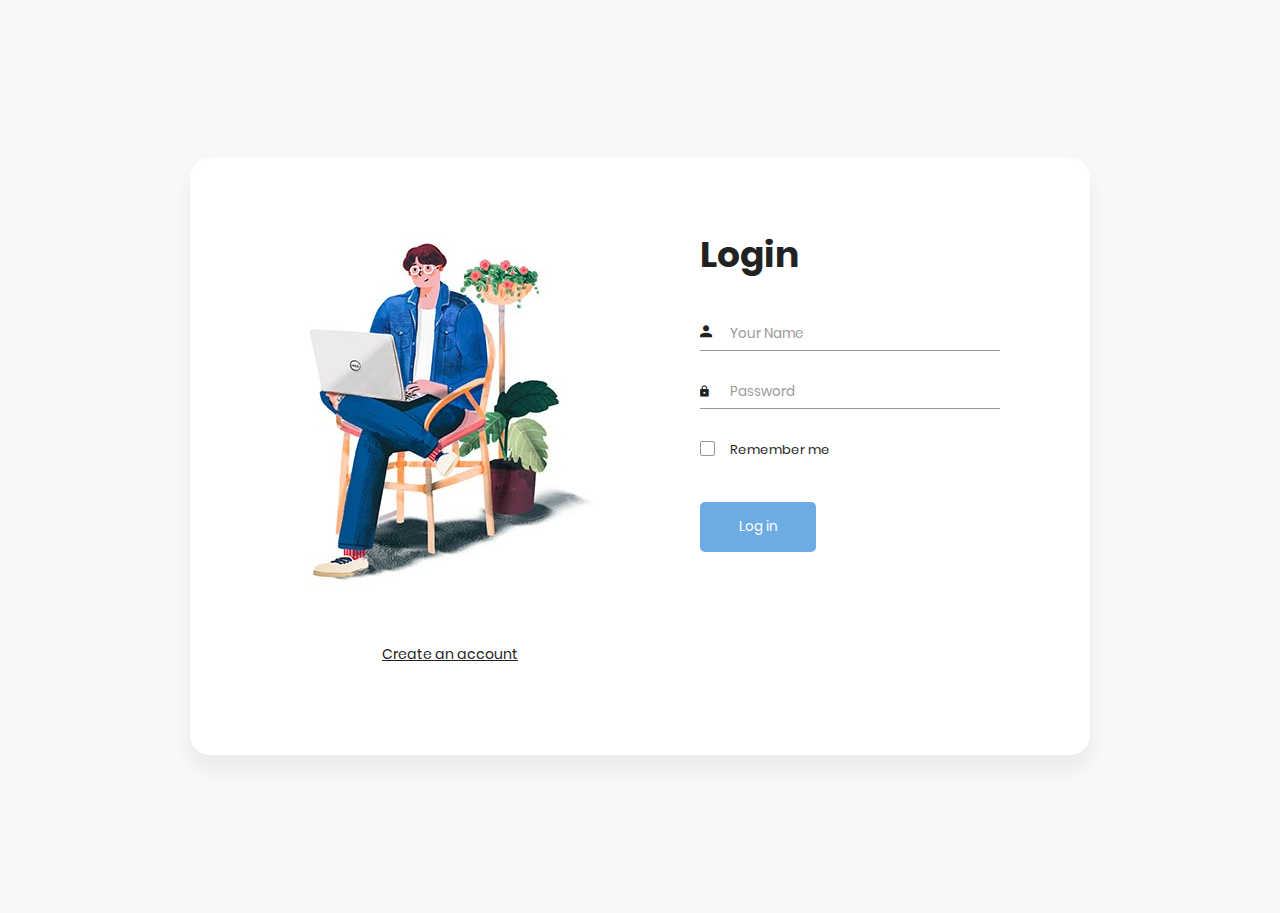
<file: index.html>
<!DOCTYPE html>
<html lang="en">

<head>
    <meta charset="UTF-8">
    <meta name="viewport" content="width=device-width, initial-scale=1.0">
    <meta http-equiv="X-UA-Compatible" content="ie=edge">
    <title>Sign Up Form by Colorlib</title>

    <!-- Font Icon -->
    <link rel="stylesheet" href="fonts/material-icon/css/material-design-iconic-font.min.css">

    <!-- Main css -->
    <link rel="stylesheet" href="css/style.css">
</head>

<body>

    <div class="main">
        <!-- Sing in  Form -->
        <section class="sign-in">
            <div class="container">
                <div class="signin-content">
                    <div class="signin-image">
                        <figure><img src="images/signin-image.jpg" alt="sing up image"></figure>
                        <a href="./register.html" class="signup-image-link">Create an account</a>
                    </div>

                    <div class="signin-form">
                        <h2 class="form-title">Login</h2>
                        <form class="register-form" id="login-form">
                            <div class="form-group">
                                <label for="your_name"><i class="zmdi zmdi-account material-icons-name"></i></label>
                                <input type="text" name="your_name" id="your_name" placeholder="Your Name" />
                            </div>
                            <div class="form-group">
                                <label for="your_pass"><i class="zmdi zmdi-lock"></i></label>
                                <input type="password" name="your_pass" id="your_pass" placeholder="Password" />
                            </div>
                            <div class="form-group">
                                <input type="checkbox" name="remember-me" id="remember-me" class="agree-term" />
                                <label for="remember-me" class="label-agree-term"><span><span></span></span>Remember
                                    me</label>
                            </div>
                            <div class="form-group form-button">
                                <input type="submit" name="signin" id="signin" class="form-submit" value="Log in" />
                            </div>
                        </form>
                    </div>
                </div>
            </div>
        </section>

    </div>

</body>

</html>
</file>
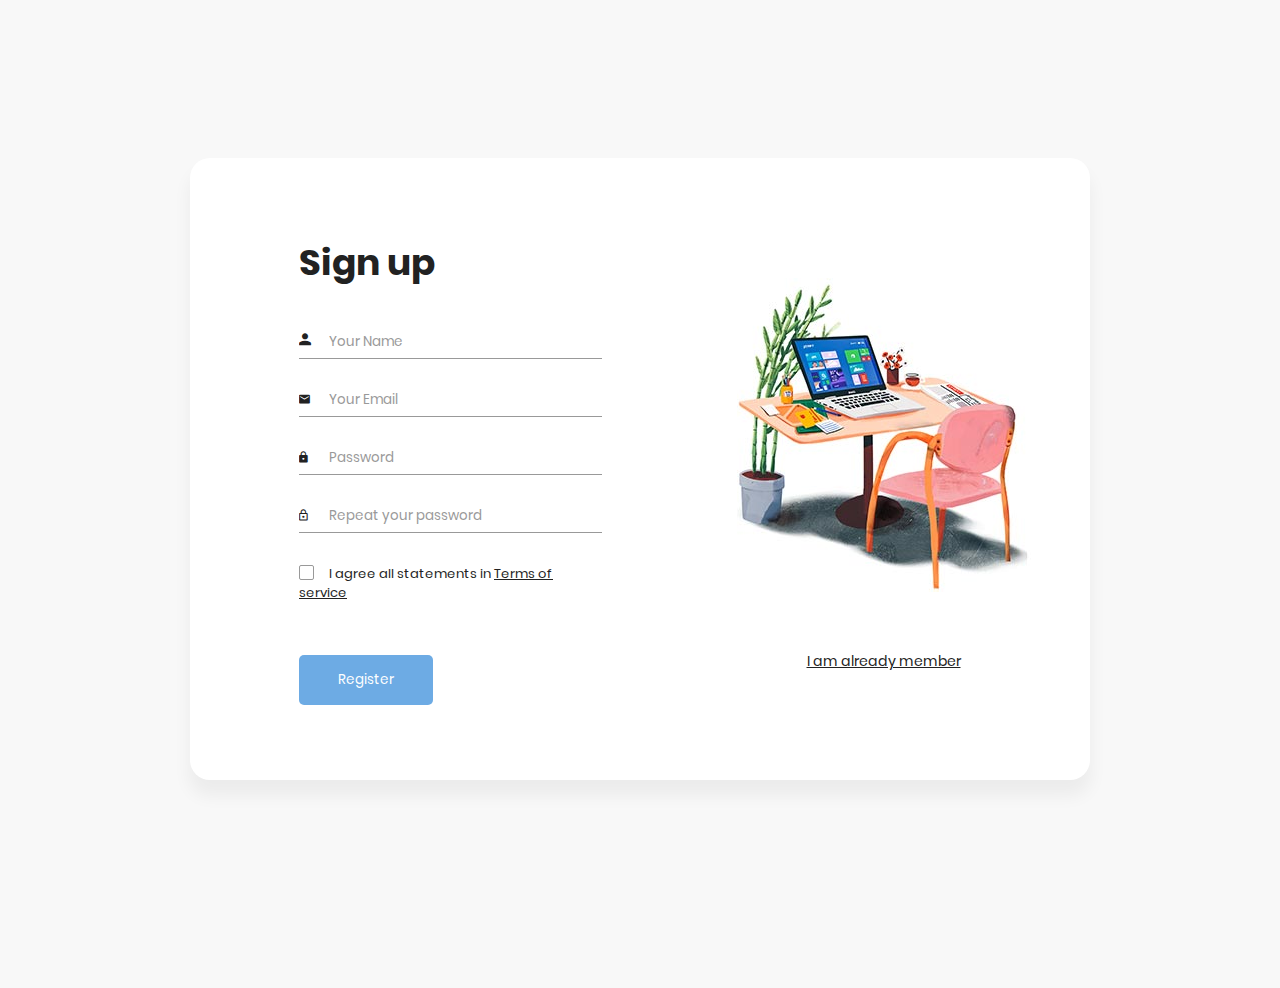
<file: register.html>
<!DOCTYPE html>
<html lang="en">

<head>
  <meta charset="UTF-8">
  <meta name="viewport" content="width=device-width, initial-scale=1.0">
  <meta http-equiv="X-UA-Compatible" content="ie=edge">
  <title>Sign Up Form by Colorlib</title>

  <!-- Font Icon -->
  <link rel="stylesheet" href="fonts/material-icon/css/material-design-iconic-font.min.css">

  <!-- Main css -->
  <link rel="stylesheet" href="css/style.css">
</head>

<body>

  <div class="main">

    <!-- Sign up form -->
    <section class="signup">
      <div class="container">
        <div class="signup-content">
          <div class="signup-form">
            <h2 class="form-title">Sign up</h2>
            <form class="register-form" id="register-form">
              <div class="form-group">
                <label for="name"><i class="zmdi zmdi-account material-icons-name"></i></label>
                <input type="text" name="name" id="name" placeholder="Your Name" />
              </div>
              <div class="form-group">
                <label for="email"><i class="zmdi zmdi-email"></i></label>
                <input type="email" name="email" id="email" placeholder="Your Email" />
              </div>
              <div class="form-group">
                <label for="pass"><i class="zmdi zmdi-lock"></i></label>
                <input type="password" name="pass" id="pass" placeholder="Password" />
              </div>
              <div class="form-group">
                <label for="re-pass"><i class="zmdi zmdi-lock-outline"></i></label>
                <input type="password" name="re_pass" id="re_pass" placeholder="Repeat your password" />
              </div>
              <div class="form-group">
                <input type="checkbox" name="agree-term" id="agree-term" class="agree-term" />
                <label for="agree-term" class="label-agree-term"><span><span></span></span>I agree all statements in <a
                    href="#" class="term-service">Terms of service</a></label>
              </div>
              <div class="form-group form-button">
                <input type="submit" name="signup" id="signup" class="form-submit" value="Register" />
              </div>
            </form>
          </div>
          <div class="signup-image">
            <figure><img src="images/signup-image.jpg" alt="sign-up image"></figure>
            <a href="./index.html" class="signup-image-link">I am already member</a>
          </div>
        </div>
      </div>
    </section>

  </div>
</body>

</html>
</file>
<file: css/style.css>
/* @extend display-flex; */
display-flex,
.display-flex,
.display-flex-center,
.signup-content,
.signin-content,
.social-login,
.socials {
  display: flex;
  display: -webkit-flex;
}

/* @extend list-type-ulli; */
list-type-ulli,
.socials {
  list-style-type: none;
  margin: 0;
  padding: 0;
}

/* poppins-300 - latin */
@font-face {
  font-family: 'Poppins';
  font-style: normal;
  font-weight: 300;
  src: url("../fonts/poppins/poppins-v5-latin-300.eot");
  /* IE9 Compat Modes */
  src: local("Poppins Light"), local("Poppins-Light"), url("../fonts/poppins/poppins-v5-latin-300.eot?#iefix") format("embedded-opentype"), url("../fonts/poppins/poppins-v5-latin-300.woff2") format("woff2"), url("../fonts/poppins/poppins-v5-latin-300.woff") format("woff"), url("../fonts/poppins/poppins-v5-latin-300.ttf") format("truetype"), url("../fonts/poppins/poppins-v5-latin-300.svg#Poppins") format("svg");
  /* Legacy iOS */
}

/* poppins-300italic - latin */
@font-face {
  font-family: 'Poppins';
  font-style: italic;
  font-weight: 300;
  src: url("../fonts/poppins/poppins-v5-latin-300italic.eot");
  /* IE9 Compat Modes */
  src: local("Poppins Light Italic"), local("Poppins-LightItalic"), url("../fonts/poppins/poppins-v5-latin-300italic.eot?#iefix") format("embedded-opentype"), url("../fonts/poppins/poppins-v5-latin-300italic.woff2") format("woff2"), url("../fonts/poppins/poppins-v5-latin-300italic.woff") format("woff"), url("../fonts/poppins/poppins-v5-latin-300italic.ttf") format("truetype"), url("../fonts/poppins/poppins-v5-latin-300italic.svg#Poppins") format("svg");
  /* Legacy iOS */
}

/* poppins-regular - latin */
@font-face {
  font-family: 'Poppins';
  font-style: normal;
  font-weight: 400;
  src: url("../fonts/poppins/poppins-v5-latin-regular.eot");
  /* IE9 Compat Modes */
  src: local("Poppins Regular"), local("Poppins-Regular"), url("../fonts/poppins/poppins-v5-latin-regular.eot?#iefix") format("embedded-opentype"), url("../fonts/poppins/poppins-v5-latin-regular.woff2") format("woff2"), url("../fonts/poppins/poppins-v5-latin-regular.woff") format("woff"), url("../fonts/poppins/poppins-v5-latin-regular.ttf") format("truetype"), url("../fonts/poppins/poppins-v5-latin-regular.svg#Poppins") format("svg");
  /* Legacy iOS */
}

/* poppins-italic - latin */
@font-face {
  font-family: 'Poppins';
  font-style: italic;
  font-weight: 400;
  src: url("../fonts/poppins/poppins-v5-latin-italic.eot");
  /* IE9 Compat Modes */
  src: local("Poppins Italic"), local("Poppins-Italic"), url("../fonts/poppins/poppins-v5-latin-italic.eot?#iefix") format("embedded-opentype"), url("../fonts/poppins/poppins-v5-latin-italic.woff2") format("woff2"), url("../fonts/poppins/poppins-v5-latin-italic.woff") format("woff"), url("../fonts/poppins/poppins-v5-latin-italic.ttf") format("truetype"), url("../fonts/poppins/poppins-v5-latin-italic.svg#Poppins") format("svg");
  /* Legacy iOS */
}

/* poppins-500 - latin */
@font-face {
  font-family: 'Poppins';
  font-style: normal;
  font-weight: 500;
  src: url("../fonts/poppins/poppins-v5-latin-500.eot");
  /* IE9 Compat Modes */
  src: local("Poppins Medium"), local("Poppins-Medium"), url("../fonts/poppins/poppins-v5-latin-500.eot?#iefix") format("embedded-opentype"), url("../fonts/poppins/poppins-v5-latin-500.woff2") format("woff2"), url("../fonts/poppins/poppins-v5-latin-500.woff") format("woff"), url("../fonts/poppins/poppins-v5-latin-500.ttf") format("truetype"), url("../fonts/poppins/poppins-v5-latin-500.svg#Poppins") format("svg");
  /* Legacy iOS */
}

/* poppins-500italic - latin */
@font-face {
  font-family: 'Poppins';
  font-style: italic;
  font-weight: 500;
  src: url("../fonts/poppins/poppins-v5-latin-500italic.eot");
  /* IE9 Compat Modes */
  src: local("Poppins Medium Italic"), local("Poppins-MediumItalic"), url("../fonts/poppins/poppins-v5-latin-500italic.eot?#iefix") format("embedded-opentype"), url("../fonts/poppins/poppins-v5-latin-500italic.woff2") format("woff2"), url("../fonts/poppins/poppins-v5-latin-500italic.woff") format("woff"), url("../fonts/poppins/poppins-v5-latin-500italic.ttf") format("truetype"), url("../fonts/poppins/poppins-v5-latin-500italic.svg#Poppins") format("svg");
  /* Legacy iOS */
}

/* poppins-600 - latin */
@font-face {
  font-family: 'Poppins';
  font-style: normal;
  font-weight: 600;
  src: url("../fonts/poppins/poppins-v5-latin-600.eot");
  /* IE9 Compat Modes */
  src: local("Poppins SemiBold"), local("Poppins-SemiBold"), url("../fonts/poppins/poppins-v5-latin-600.eot?#iefix") format("embedded-opentype"), url("../fonts/poppins/poppins-v5-latin-600.woff2") format("woff2"), url("../fonts/poppins/poppins-v5-latin-600.woff") format("woff"), url("../fonts/poppins/poppins-v5-latin-600.ttf") format("truetype"), url("../fonts/poppins/poppins-v5-latin-600.svg#Poppins") format("svg");
  /* Legacy iOS */
}

/* poppins-700 - latin */
@font-face {
  font-family: 'Poppins';
  font-style: normal;
  font-weight: 700;
  src: url("../fonts/poppins/poppins-v5-latin-700.eot");
  /* IE9 Compat Modes */
  src: local("Poppins Bold"), local("Poppins-Bold"), url("../fonts/poppins/poppins-v5-latin-700.eot?#iefix") format("embedded-opentype"), url("../fonts/poppins/poppins-v5-latin-700.woff2") format("woff2"), url("../fonts/poppins/poppins-v5-latin-700.woff") format("woff"), url("../fonts/poppins/poppins-v5-latin-700.ttf") format("truetype"), url("../fonts/poppins/poppins-v5-latin-700.svg#Poppins") format("svg");
  /* Legacy iOS */
}

/* poppins-700italic - latin */
@font-face {
  font-family: 'Poppins';
  font-style: italic;
  font-weight: 700;
  src: url("../fonts/poppins/poppins-v5-latin-700italic.eot");
  /* IE9 Compat Modes */
  src: local("Poppins Bold Italic"), local("Poppins-BoldItalic"), url("../fonts/poppins/poppins-v5-latin-700italic.eot?#iefix") format("embedded-opentype"), url("../fonts/poppins/poppins-v5-latin-700italic.woff2") format("woff2"), url("../fonts/poppins/poppins-v5-latin-700italic.woff") format("woff"), url("../fonts/poppins/poppins-v5-latin-700italic.ttf") format("truetype"), url("../fonts/poppins/poppins-v5-latin-700italic.svg#Poppins") format("svg");
  /* Legacy iOS */
}

/* poppins-800 - latin */
@font-face {
  font-family: 'Poppins';
  font-style: normal;
  font-weight: 800;
  src: url("../fonts/poppins/poppins-v5-latin-800.eot");
  /* IE9 Compat Modes */
  src: local("Poppins ExtraBold"), local("Poppins-ExtraBold"), url("../fonts/poppins/poppins-v5-latin-800.eot?#iefix") format("embedded-opentype"), url("../fonts/poppins/poppins-v5-latin-800.woff2") format("woff2"), url("../fonts/poppins/poppins-v5-latin-800.woff") format("woff"), url("../fonts/poppins/poppins-v5-latin-800.ttf") format("truetype"), url("../fonts/poppins/poppins-v5-latin-800.svg#Poppins") format("svg");
  /* Legacy iOS */
}

/* poppins-800italic - latin */
@font-face {
  font-family: 'Poppins';
  font-style: italic;
  font-weight: 800;
  src: url("../fonts/poppins/poppins-v5-latin-800italic.eot");
  /* IE9 Compat Modes */
  src: local("Poppins ExtraBold Italic"), local("Poppins-ExtraBoldItalic"), url("../fonts/poppins/poppins-v5-latin-800italic.eot?#iefix") format("embedded-opentype"), url("../fonts/poppins/poppins-v5-latin-800italic.woff2") format("woff2"), url("../fonts/poppins/poppins-v5-latin-800italic.woff") format("woff"), url("../fonts/poppins/poppins-v5-latin-800italic.ttf") format("truetype"), url("../fonts/poppins/poppins-v5-latin-800italic.svg#Poppins") format("svg");
  /* Legacy iOS */
}

/* poppins-900 - latin */
@font-face {
  font-family: 'Poppins';
  font-style: normal;
  font-weight: 900;
  src: url("../fonts/poppins/poppins-v5-latin-900.eot");
  /* IE9 Compat Modes */
  src: local("Poppins Black"), local("Poppins-Black"), url("../fonts/poppins/poppins-v5-latin-900.eot?#iefix") format("embedded-opentype"), url("../fonts/poppins/poppins-v5-latin-900.woff2") format("woff2"), url("../fonts/poppins/poppins-v5-latin-900.woff") format("woff"), url("../fonts/poppins/poppins-v5-latin-900.ttf") format("truetype"), url("../fonts/poppins/poppins-v5-latin-900.svg#Poppins") format("svg");
  /* Legacy iOS */
}

a:focus,
a:active {
  text-decoration: none;
  outline: none;
  transition: all 300ms ease 0s;
  -moz-transition: all 300ms ease 0s;
  -webkit-transition: all 300ms ease 0s;
  -o-transition: all 300ms ease 0s;
  -ms-transition: all 300ms ease 0s;
}

input,
select,
textarea {
  outline: none;
  appearance: unset !important;
  -moz-appearance: unset !important;
  -webkit-appearance: unset !important;
  -o-appearance: unset !important;
  -ms-appearance: unset !important;
}

input::-webkit-outer-spin-button,
input::-webkit-inner-spin-button {
  appearance: none !important;
  -moz-appearance: none !important;
  -webkit-appearance: none !important;
  -o-appearance: none !important;
  -ms-appearance: none !important;
  margin: 0;
}

input:focus,
select:focus,
textarea:focus {
  outline: none;
  box-shadow: none !important;
  -moz-box-shadow: none !important;
  -webkit-box-shadow: none !important;
  -o-box-shadow: none !important;
  -ms-box-shadow: none !important;
}

input[type=checkbox] {
  appearance: checkbox !important;
  -moz-appearance: checkbox !important;
  -webkit-appearance: checkbox !important;
  -o-appearance: checkbox !important;
  -ms-appearance: checkbox !important;
}

input[type=radio] {
  appearance: radio !important;
  -moz-appearance: radio !important;
  -webkit-appearance: radio !important;
  -o-appearance: radio !important;
  -ms-appearance: radio !important;
}

img {
  max-width: 100%;
  height: auto;
}

figure {
  margin: 0;
}

p {
  margin-bottom: 0px;
  font-size: 15px;
  color: #777;
}

h2 {
  line-height: 1.66;
  margin: 0;
  padding: 0;
  font-weight: bold;
  color: #222;
  font-family: Poppins;
  font-size: 36px;
}

.main {
  background: #f8f8f8;
  padding: 150px 0;
}

.clear {
  clear: both;
}

body {
  font-size: 13px;
  line-height: 1.8;
  color: #222;
  background: #f8f8f8;
  font-weight: 400;
  font-family: Poppins;
}

.container {
  width: 900px;
  background: #fff;
  margin: 0 auto;
  box-shadow: 0px 15px 16.83px 0.17px rgba(0, 0, 0, 0.05);
  -moz-box-shadow: 0px 15px 16.83px 0.17px rgba(0, 0, 0, 0.05);
  -webkit-box-shadow: 0px 15px 16.83px 0.17px rgba(0, 0, 0, 0.05);
  -o-box-shadow: 0px 15px 16.83px 0.17px rgba(0, 0, 0, 0.05);
  -ms-box-shadow: 0px 15px 16.83px 0.17px rgba(0, 0, 0, 0.05);
  border-radius: 20px;
  -moz-border-radius: 20px;
  -webkit-border-radius: 20px;
  -o-border-radius: 20px;
  -ms-border-radius: 20px;
}

.display-flex {
  justify-content: space-between;
  -moz-justify-content: space-between;
  -webkit-justify-content: space-between;
  -o-justify-content: space-between;
  -ms-justify-content: space-between;
  align-items: center;
  -moz-align-items: center;
  -webkit-align-items: center;
  -o-align-items: center;
  -ms-align-items: center;
}

.display-flex-center {
  justify-content: center;
  -moz-justify-content: center;
  -webkit-justify-content: center;
  -o-justify-content: center;
  -ms-justify-content: center;
  align-items: center;
  -moz-align-items: center;
  -webkit-align-items: center;
  -o-align-items: center;
  -ms-align-items: center;
}

.position-center {
  position: absolute;
  top: 50%;
  left: 50%;
  transform: translate(-50%, -50%);
  -moz-transform: translate(-50%, -50%);
  -webkit-transform: translate(-50%, -50%);
  -o-transform: translate(-50%, -50%);
  -ms-transform: translate(-50%, -50%);
}

.signup {
  margin-bottom: 50px;
}

.signup-content {
  padding: 75px 0;
}

.signup-form,
.signup-image,
.signin-form,
.signin-image {
  width: 50%;
  overflow: hidden;
}

.signup-image {
  margin: 0 55px;
}

.form-title {
  margin-bottom: 33px;
}

.signup-image {
  margin-top: 45px;
}

figure {
  margin-bottom: 50px;
  text-align: center;
}

.form-submit {
  display: inline-block;
  background: #6dabe4;
  color: #fff;
  border-bottom: none;
  width: auto;
  padding: 15px 39px;
  border-radius: 5px;
  -moz-border-radius: 5px;
  -webkit-border-radius: 5px;
  -o-border-radius: 5px;
  -ms-border-radius: 5px;
  margin-top: 25px;
  cursor: pointer;
}

.form-submit:hover {
  background: #4292dc;
}

#signin {
  margin-top: 16px;
}

.signup-image-link {
  font-size: 14px;
  color: #222;
  display: block;
  text-align: center;
}

.term-service {
  font-size: 13px;
  color: #222;
}

.signup-form {
  margin-left: 75px;
  margin-right: 75px;
  padding-left: 34px;
}

.register-form {
  width: 100%;
}

.form-group {
  position: relative;
  margin-bottom: 25px;
  overflow: hidden;
}

.form-group:last-child {
  margin-bottom: 0px;
}

input {
  width: 100%;
  display: block;
  border: none;
  border-bottom: 1px solid #999;
  padding: 6px 30px;
  font-family: Poppins;
  box-sizing: border-box;
}

input::-webkit-input-placeholder {
  color: #999;
}

input::-moz-placeholder {
  color: #999;
}

input:-ms-input-placeholder {
  color: #999;
}

input:-moz-placeholder {
  color: #999;
}

input:focus {
  border-bottom: 1px solid #222;
}

input:focus::-webkit-input-placeholder {
  color: #222;
}

input:focus::-moz-placeholder {
  color: #222;
}

input:focus:-ms-input-placeholder {
  color: #222;
}

input:focus:-moz-placeholder {
  color: #222;
}

input[type=checkbox]:not(old) {
  width: 2em;
  margin: 0;
  padding: 0;
  font-size: 1em;
  display: none;
}

input[type=checkbox]:not(old)+label {
  display: inline-block;
  line-height: 1.5em;
  margin-top: 6px;
}

input[type=checkbox]:not(old)+label>span {
  display: inline-block;
  width: 13px;
  height: 13px;
  margin-right: 15px;
  margin-bottom: 3px;
  border: 1px solid #999;
  border-radius: 2px;
  -moz-border-radius: 2px;
  -webkit-border-radius: 2px;
  -o-border-radius: 2px;
  -ms-border-radius: 2px;
  background: white;
  background-image: -moz-linear-gradient(white, white);
  background-image: -ms-linear-gradient(white, white);
  background-image: -o-linear-gradient(white, white);
  background-image: -webkit-linear-gradient(white, white);
  background-image: linear-gradient(white, white);
  vertical-align: bottom;
}

input[type=checkbox]:not(old):checked+label>span {
  background-image: -moz-linear-gradient(white, white);
  background-image: -ms-linear-gradient(white, white);
  background-image: -o-linear-gradient(white, white);
  background-image: -webkit-linear-gradient(white, white);
  background-image: linear-gradient(white, white);
}

input[type=checkbox]:not(old):checked+label>span:before {
  content: '\f26b';
  display: block;
  color: #222;
  font-size: 11px;
  line-height: 1.2;
  text-align: center;
  font-family: 'Material-Design-Iconic-Font';
  font-weight: bold;
}

.agree-term {
  display: inline-block;
  width: auto;
}

label {
  position: absolute;
  left: 0;
  top: 50%;
  transform: translateY(-50%);
  -moz-transform: translateY(-50%);
  -webkit-transform: translateY(-50%);
  -o-transform: translateY(-50%);
  -ms-transform: translateY(-50%);
  color: #222;
}

.label-has-error {
  top: 22%;
}

label.error {
  position: relative;
  background: url("../images/unchecked.gif") no-repeat;
  background-position-y: 3px;
  padding-left: 20px;
  display: block;
  margin-top: 20px;
}

label.valid {
  display: block;
  position: absolute;
  right: 0;
  left: auto;
  margin-top: -6px;
  width: 20px;
  height: 20px;
  background: transparent;
}

label.valid:after {
  font-family: 'Material-Design-Iconic-Font';
  content: '\f269';
  width: 100%;
  height: 100%;
  position: absolute;
  /* right: 0; */
  font-size: 16px;
  color: green;
}

.label-agree-term {
  position: relative;
  top: 0%;
  transform: translateY(0);
  -moz-transform: translateY(0);
  -webkit-transform: translateY(0);
  -o-transform: translateY(0);
  -ms-transform: translateY(0);
}

.material-icons-name {
  font-size: 18px;
}

.signin-content {
  padding-top: 67px;
  padding-bottom: 87px;
}

.social-login {
  align-items: center;
  -moz-align-items: center;
  -webkit-align-items: center;
  -o-align-items: center;
  -ms-align-items: center;
  margin-top: 80px;
}

.social-label {
  display: inline-block;
  margin-right: 15px;
}

.socials li {
  padding: 5px;
}

.socials li:last-child {
  margin-right: 0px;
}

.socials li a {
  text-decoration: none;
}

.socials li a i {
  width: 30px;
  height: 30px;
  color: #fff;
  font-size: 14px;
  border-radius: 5px;
  -moz-border-radius: 5px;
  -webkit-border-radius: 5px;
  -o-border-radius: 5px;
  -ms-border-radius: 5px;
  transform: translateZ(0);
  -moz-transform: translateZ(0);
  -webkit-transform: translateZ(0);
  -o-transform: translateZ(0);
  -ms-transform: translateZ(0);
  -webkit-transition-duration: 0.3s;
  transition-duration: 0.3s;
  -webkit-transition-property: transform;
  transition-property: transform;
  -webkit-transition-timing-function: ease-out;
  transition-timing-function: ease-out;
}

.socials li:hover a i {
  -webkit-transform: scale(1.3) translateZ(0);
  transform: scale(1.3) translateZ(0);
}

.zmdi-facebook {
  background: #3b5998;
}

.zmdi-twitter {
  background: #1da0f2;
}

.zmdi-google {
  background: #e72734;
}

.signin-form {
  margin-right: 90px;
  margin-left: 80px;
}

.signin-image {
  margin-left: 110px;
  margin-right: 20px;
  margin-top: 10px;
}

@media screen and (max-width: 1200px) {
  .container {
    width: calc(100% - 30px);
    max-width: 100%;
  }
}

@media screen and (min-width: 1024px) {
  .container {
    max-width: 1200px;
  }
}

@media screen and (max-width: 768px) {

  .signup-content,
  .signin-content {
    flex-direction: column;
    -moz-flex-direction: column;
    -webkit-flex-direction: column;
    -o-flex-direction: column;
    -ms-flex-direction: column;
    justify-content: center;
    -moz-justify-content: center;
    -webkit-justify-content: center;
    -o-justify-content: center;
    -ms-justify-content: center;
  }

  .signup-form {
    margin-left: 0px;
    margin-right: 0px;
    padding-left: 0px;
    /* box-sizing: border-box; */
    padding: 0 30px;
  }

  .signin-image {
    margin-left: 0px;
    margin-right: 0px;
    margin-top: 50px;
    order: 2;
    -moz-order: 2;
    -webkit-order: 2;
    -o-order: 2;
    -ms-order: 2;
  }

  .signup-form,
  .signup-image,
  .signin-form,
  .signin-image {
    width: auto;
  }

  .social-login {
    justify-content: center;
    -moz-justify-content: center;
    -webkit-justify-content: center;
    -o-justify-content: center;
    -ms-justify-content: center;
  }

  .form-button {
    text-align: center;
  }

  .signin-form {
    order: 1;
    -moz-order: 1;
    -webkit-order: 1;
    -o-order: 1;
    -ms-order: 1;
    margin-right: 0px;
    margin-left: 0px;
    padding: 0 30px;
  }

  .form-title {
    text-align: center;
  }
}

@media screen and (max-width: 400px) {
  .social-login {
    flex-direction: column;
    -moz-flex-direction: column;
    -webkit-flex-direction: column;
    -o-flex-direction: column;
    -ms-flex-direction: column;
  }

  .social-label {
    margin-right: 0px;
    margin-bottom: 10px;
  }
}

/*# sourceMappingURL=style.css.map */
</file>
<file: fonts/material-icon/css/material-design-iconic-font.min.css>
@font-face{font-family:Material-Design-Iconic-Font;src:url(../fonts/Material-Design-Iconic-Font.woff2?v=2.2.0) format('woff2'),url(../fonts/Material-Design-Iconic-Font.woff?v=2.2.0) format('woff'),url(../fonts/Material-Design-Iconic-Font.ttf?v=2.2.0) format('truetype')}.zmdi{display:inline-block;font:normal normal normal 14px/1 'Material-Design-Iconic-Font';font-size:inherit;text-rendering:auto;-webkit-font-smoothing:antialiased;-moz-osx-font-smoothing:grayscale}.zmdi-hc-lg{font-size:1.33333333em;line-height:.75em;vertical-align:-15%}.zmdi-hc-2x{font-size:2em}.zmdi-hc-3x{font-size:3em}.zmdi-hc-4x{font-size:4em}.zmdi-hc-5x{font-size:5em}.zmdi-hc-fw{width:1.28571429em;text-align:center}.zmdi-hc-ul{padding-left:0;margin-left:2.14285714em;list-style-type:none}.zmdi-hc-ul>li{position:relative}.zmdi-hc-li{position:absolute;left:-2.14285714em;width:2.14285714em;top:.14285714em;text-align:center}.zmdi-hc-li.zmdi-hc-lg{left:-1.85714286em}.zmdi-hc-border{padding:.1em .25em;border:solid .1em #9e9e9e;border-radius:2px}.zmdi-hc-border-circle{padding:.1em .25em;border:solid .1em #9e9e9e;border-radius:50%}.zmdi.pull-left{float:left;margin-right:.15em}.zmdi.pull-right{float:right;margin-left:.15em}.zmdi-hc-spin{-webkit-animation:zmdi-spin 1.5s infinite linear;animation:zmdi-spin 1.5s infinite linear}.zmdi-hc-spin-reverse{-webkit-animation:zmdi-spin-reverse 1.5s infinite linear;animation:zmdi-spin-reverse 1.5s infinite linear}@-webkit-keyframes zmdi-spin{0%{-webkit-transform:rotate(0deg);transform:rotate(0deg)}100%{-webkit-transform:rotate(359deg);transform:rotate(359deg)}}@keyframes zmdi-spin{0%{-webkit-transform:rotate(0deg);transform:rotate(0deg)}100%{-webkit-transform:rotate(359deg);transform:rotate(359deg)}}@-webkit-keyframes zmdi-spin-reverse{0%{-webkit-transform:rotate(0deg);transform:rotate(0deg)}100%{-webkit-transform:rotate(-359deg);transform:rotate(-359deg)}}@keyframes zmdi-spin-reverse{0%{-webkit-transform:rotate(0deg);transform:rotate(0deg)}100%{-webkit-transform:rotate(-359deg);transform:rotate(-359deg)}}.zmdi-hc-rotate-90{-webkit-transform:rotate(90deg);-ms-transform:rotate(90deg);transform:rotate(90deg)}.zmdi-hc-rotate-180{-webkit-transform:rotate(180deg);-ms-transform:rotate(180deg);transform:rotate(180deg)}.zmdi-hc-rotate-270{-webkit-transform:rotate(270deg);-ms-transform:rotate(270deg);transform:rotate(270deg)}.zmdi-hc-flip-horizontal{-webkit-transform:scale(-1,1);-ms-transform:scale(-1,1);transform:scale(-1,1)}.zmdi-hc-flip-vertical{-webkit-transform:scale(1,-1);-ms-transform:scale(1,-1);transform:scale(1,-1)}.zmdi-hc-stack{position:relative;display:inline-block;width:2em;height:2em;line-height:2em;vertical-align:middle}.zmdi-hc-stack-1x,.zmdi-hc-stack-2x{position:absolute;left:0;width:100%;text-align:center}.zmdi-hc-stack-1x{line-height:inherit}.zmdi-hc-stack-2x{font-size:2em}.zmdi-hc-inverse{color:#fff}.zmdi-3d-rotation:before{content:'\f101'}.zmdi-airplane-off:before{content:'\f102'}.zmdi-airplane:before{content:'\f103'}.zmdi-album:before{content:'\f104'}.zmdi-archive:before{content:'\f105'}.zmdi-assignment-account:before{content:'\f106'}.zmdi-assignment-alert:before{content:'\f107'}.zmdi-assignment-check:before{content:'\f108'}.zmdi-assignment-o:before{content:'\f109'}.zmdi-assignment-return:before{content:'\f10a'}.zmdi-assignment-returned:before{content:'\f10b'}.zmdi-assignment:before{content:'\f10c'}.zmdi-attachment-alt:before{content:'\f10d'}.zmdi-attachment:before{content:'\f10e'}.zmdi-audio:before{content:'\f10f'}.zmdi-badge-check:before{content:'\f110'}.zmdi-balance-wallet:before{content:'\f111'}.zmdi-balance:before{content:'\f112'}.zmdi-battery-alert:before{content:'\f113'}.zmdi-battery-flash:before{content:'\f114'}.zmdi-battery-unknown:before{content:'\f115'}.zmdi-battery:before{content:'\f116'}.zmdi-bike:before{content:'\f117'}.zmdi-block-alt:before{content:'\f118'}.zmdi-block:before{content:'\f119'}.zmdi-boat:before{content:'\f11a'}.zmdi-book-image:before{content:'\f11b'}.zmdi-book:before{content:'\f11c'}.zmdi-bookmark-outline:before{content:'\f11d'}.zmdi-bookmark:before{content:'\f11e'}.zmdi-brush:before{content:'\f11f'}.zmdi-bug:before{content:'\f120'}.zmdi-bus:before{content:'\f121'}.zmdi-cake:before{content:'\f122'}.zmdi-car-taxi:before{content:'\f123'}.zmdi-car-wash:before{content:'\f124'}.zmdi-car:before{content:'\f125'}.zmdi-card-giftcard:before{content:'\f126'}.zmdi-card-membership:before{content:'\f127'}.zmdi-card-travel:before{content:'\f128'}.zmdi-card:before{content:'\f129'}.zmdi-case-check:before{content:'\f12a'}.zmdi-case-download:before{content:'\f12b'}.zmdi-case-play:before{content:'\f12c'}.zmdi-case:before{content:'\f12d'}.zmdi-cast-connected:before{content:'\f12e'}.zmdi-cast:before{content:'\f12f'}.zmdi-chart-donut:before{content:'\f130'}.zmdi-chart:before{content:'\f131'}.zmdi-city-alt:before{content:'\f132'}.zmdi-city:before{content:'\f133'}.zmdi-close-circle-o:before{content:'\f134'}.zmdi-close-circle:before{content:'\f135'}.zmdi-close:before{content:'\f136'}.zmdi-cocktail:before{content:'\f137'}.zmdi-code-setting:before{content:'\f138'}.zmdi-code-smartphone:before{content:'\f139'}.zmdi-code:before{content:'\f13a'}.zmdi-coffee:before{content:'\f13b'}.zmdi-collection-bookmark:before{content:'\f13c'}.zmdi-collection-case-play:before{content:'\f13d'}.zmdi-collection-folder-image:before{content:'\f13e'}.zmdi-collection-image-o:before{content:'\f13f'}.zmdi-collection-image:before{content:'\f140'}.zmdi-collection-item-1:before{content:'\f141'}.zmdi-collection-item-2:before{content:'\f142'}.zmdi-collection-item-3:before{content:'\f143'}.zmdi-collection-item-4:before{content:'\f144'}.zmdi-collection-item-5:before{content:'\f145'}.zmdi-collection-item-6:before{content:'\f146'}.zmdi-collection-item-7:before{content:'\f147'}.zmdi-collection-item-8:before{content:'\f148'}.zmdi-collection-item-9-plus:before{content:'\f149'}.zmdi-collection-item-9:before{content:'\f14a'}.zmdi-collection-item:before{content:'\f14b'}.zmdi-collection-music:before{content:'\f14c'}.zmdi-collection-pdf:before{content:'\f14d'}.zmdi-collection-plus:before{content:'\f14e'}.zmdi-collection-speaker:before{content:'\f14f'}.zmdi-collection-text:before{content:'\f150'}.zmdi-collection-video:before{content:'\f151'}.zmdi-compass:before{content:'\f152'}.zmdi-cutlery:before{content:'\f153'}.zmdi-delete:before{content:'\f154'}.zmdi-dialpad:before{content:'\f155'}.zmdi-dns:before{content:'\f156'}.zmdi-drink:before{content:'\f157'}.zmdi-edit:before{content:'\f158'}.zmdi-email-open:before{content:'\f159'}.zmdi-email:before{content:'\f15a'}.zmdi-eye-off:before{content:'\f15b'}.zmdi-eye:before{content:'\f15c'}.zmdi-eyedropper:before{content:'\f15d'}.zmdi-favorite-outline:before{content:'\f15e'}.zmdi-favorite:before{content:'\f15f'}.zmdi-filter-list:before{content:'\f160'}.zmdi-fire:before{content:'\f161'}.zmdi-flag:before{content:'\f162'}.zmdi-flare:before{content:'\f163'}.zmdi-flash-auto:before{content:'\f164'}.zmdi-flash-off:before{content:'\f165'}.zmdi-flash:before{content:'\f166'}.zmdi-flip:before{content:'\f167'}.zmdi-flower-alt:before{content:'\f168'}.zmdi-flower:before{content:'\f169'}.zmdi-font:before{content:'\f16a'}.zmdi-fullscreen-alt:before{content:'\f16b'}.zmdi-fullscreen-exit:before{content:'\f16c'}.zmdi-fullscreen:before{content:'\f16d'}.zmdi-functions:before{content:'\f16e'}.zmdi-gas-station:before{content:'\f16f'}.zmdi-gesture:before{content:'\f170'}.zmdi-globe-alt:before{content:'\f171'}.zmdi-globe-lock:before{content:'\f172'}.zmdi-globe:before{content:'\f173'}.zmdi-graduation-cap:before{content:'\f174'}.zmdi-home:before{content:'\f175'}.zmdi-hospital-alt:before{content:'\f176'}.zmdi-hospital:before{content:'\f177'}.zmdi-hotel:before{content:'\f178'}.zmdi-hourglass-alt:before{content:'\f179'}.zmdi-hourglass-outline:before{content:'\f17a'}.zmdi-hourglass:before{content:'\f17b'}.zmdi-http:before{content:'\f17c'}.zmdi-image-alt:before{content:'\f17d'}.zmdi-image-o:before{content:'\f17e'}.zmdi-image:before{content:'\f17f'}.zmdi-inbox:before{content:'\f180'}.zmdi-invert-colors-off:before{content:'\f181'}.zmdi-invert-colors:before{content:'\f182'}.zmdi-key:before{content:'\f183'}.zmdi-label-alt-outline:before{content:'\f184'}.zmdi-label-alt:before{content:'\f185'}.zmdi-label-heart:before{content:'\f186'}.zmdi-label:before{content:'\f187'}.zmdi-labels:before{content:'\f188'}.zmdi-lamp:before{content:'\f189'}.zmdi-landscape:before{content:'\f18a'}.zmdi-layers-off:before{content:'\f18b'}.zmdi-layers:before{content:'\f18c'}.zmdi-library:before{content:'\f18d'}.zmdi-link:before{content:'\f18e'}.zmdi-lock-open:before{content:'\f18f'}.zmdi-lock-outline:before{content:'\f190'}.zmdi-lock:before{content:'\f191'}.zmdi-mail-reply-all:before{content:'\f192'}.zmdi-mail-reply:before{content:'\f193'}.zmdi-mail-send:before{content:'\f194'}.zmdi-mall:before{content:'\f195'}.zmdi-map:before{content:'\f196'}.zmdi-menu:before{content:'\f197'}.zmdi-money-box:before{content:'\f198'}.zmdi-money-off:before{content:'\f199'}.zmdi-money:before{content:'\f19a'}.zmdi-more-vert:before{content:'\f19b'}.zmdi-more:before{content:'\f19c'}.zmdi-movie-alt:before{content:'\f19d'}.zmdi-movie:before{content:'\f19e'}.zmdi-nature-people:before{content:'\f19f'}.zmdi-nature:before{content:'\f1a0'}.zmdi-navigation:before{content:'\f1a1'}.zmdi-open-in-browser:before{content:'\f1a2'}.zmdi-open-in-new:before{content:'\f1a3'}.zmdi-palette:before{content:'\f1a4'}.zmdi-parking:before{content:'\f1a5'}.zmdi-pin-account:before{content:'\f1a6'}.zmdi-pin-assistant:before{content:'\f1a7'}.zmdi-pin-drop:before{content:'\f1a8'}.zmdi-pin-help:before{content:'\f1a9'}.zmdi-pin-off:before{content:'\f1aa'}.zmdi-pin:before{content:'\f1ab'}.zmdi-pizza:before{content:'\f1ac'}.zmdi-plaster:before{content:'\f1ad'}.zmdi-power-setting:before{content:'\f1ae'}.zmdi-power:before{content:'\f1af'}.zmdi-print:before{content:'\f1b0'}.zmdi-puzzle-piece:before{content:'\f1b1'}.zmdi-quote:before{content:'\f1b2'}.zmdi-railway:before{content:'\f1b3'}.zmdi-receipt:before{content:'\f1b4'}.zmdi-refresh-alt:before{content:'\f1b5'}.zmdi-refresh-sync-alert:before{content:'\f1b6'}.zmdi-refresh-sync-off:before{content:'\f1b7'}.zmdi-refresh-sync:before{content:'\f1b8'}.zmdi-refresh:before{content:'\f1b9'}.zmdi-roller:before{content:'\f1ba'}.zmdi-ruler:before{content:'\f1bb'}.zmdi-scissors:before{content:'\f1bc'}.zmdi-screen-rotation-lock:before{content:'\f1bd'}.zmdi-screen-rotation:before{content:'\f1be'}.zmdi-search-for:before{content:'\f1bf'}.zmdi-search-in-file:before{content:'\f1c0'}.zmdi-search-in-page:before{content:'\f1c1'}.zmdi-search-replace:before{content:'\f1c2'}.zmdi-search:before{content:'\f1c3'}.zmdi-seat:before{content:'\f1c4'}.zmdi-settings-square:before{content:'\f1c5'}.zmdi-settings:before{content:'\f1c6'}.zmdi-shield-check:before{content:'\f1c7'}.zmdi-shield-security:before{content:'\f1c8'}.zmdi-shopping-basket:before{content:'\f1c9'}.zmdi-shopping-cart-plus:before{content:'\f1ca'}.zmdi-shopping-cart:before{content:'\f1cb'}.zmdi-sign-in:before{content:'\f1cc'}.zmdi-sort-amount-asc:before{content:'\f1cd'}.zmdi-sort-amount-desc:before{content:'\f1ce'}.zmdi-sort-asc:before{content:'\f1cf'}.zmdi-sort-desc:before{content:'\f1d0'}.zmdi-spellcheck:before{content:'\f1d1'}.zmdi-storage:before{content:'\f1d2'}.zmdi-store-24:before{content:'\f1d3'}.zmdi-store:before{content:'\f1d4'}.zmdi-subway:before{content:'\f1d5'}.zmdi-sun:before{content:'\f1d6'}.zmdi-tab-unselected:before{content:'\f1d7'}.zmdi-tab:before{content:'\f1d8'}.zmdi-tag-close:before{content:'\f1d9'}.zmdi-tag-more:before{content:'\f1da'}.zmdi-tag:before{content:'\f1db'}.zmdi-thumb-down:before{content:'\f1dc'}.zmdi-thumb-up-down:before{content:'\f1dd'}.zmdi-thumb-up:before{content:'\f1de'}.zmdi-ticket-star:before{content:'\f1df'}.zmdi-toll:before{content:'\f1e0'}.zmdi-toys:before{content:'\f1e1'}.zmdi-traffic:before{content:'\f1e2'}.zmdi-translate:before{content:'\f1e3'}.zmdi-triangle-down:before{content:'\f1e4'}.zmdi-triangle-up:before{content:'\f1e5'}.zmdi-truck:before{content:'\f1e6'}.zmdi-turning-sign:before{content:'\f1e7'}.zmdi-wallpaper:before{content:'\f1e8'}.zmdi-washing-machine:before{content:'\f1e9'}.zmdi-window-maximize:before{content:'\f1ea'}.zmdi-window-minimize:before{content:'\f1eb'}.zmdi-window-restore:before{content:'\f1ec'}.zmdi-wrench:before{content:'\f1ed'}.zmdi-zoom-in:before{content:'\f1ee'}.zmdi-zoom-out:before{content:'\f1ef'}.zmdi-alert-circle-o:before{content:'\f1f0'}.zmdi-alert-circle:before{content:'\f1f1'}.zmdi-alert-octagon:before{content:'\f1f2'}.zmdi-alert-polygon:before{content:'\f1f3'}.zmdi-alert-triangle:before{content:'\f1f4'}.zmdi-help-outline:before{content:'\f1f5'}.zmdi-help:before{content:'\f1f6'}.zmdi-info-outline:before{content:'\f1f7'}.zmdi-info:before{content:'\f1f8'}.zmdi-notifications-active:before{content:'\f1f9'}.zmdi-notifications-add:before{content:'\f1fa'}.zmdi-notifications-none:before{content:'\f1fb'}.zmdi-notifications-off:before{content:'\f1fc'}.zmdi-notifications-paused:before{content:'\f1fd'}.zmdi-notifications:before{content:'\f1fe'}.zmdi-account-add:before{content:'\f1ff'}.zmdi-account-box-mail:before{content:'\f200'}.zmdi-account-box-o:before{content:'\f201'}.zmdi-account-box-phone:before{content:'\f202'}.zmdi-account-box:before{content:'\f203'}.zmdi-account-calendar:before{content:'\f204'}.zmdi-account-circle:before{content:'\f205'}.zmdi-account-o:before{content:'\f206'}.zmdi-account:before{content:'\f207'}.zmdi-accounts-add:before{content:'\f208'}.zmdi-accounts-alt:before{content:'\f209'}.zmdi-accounts-list-alt:before{content:'\f20a'}.zmdi-accounts-list:before{content:'\f20b'}.zmdi-accounts-outline:before{content:'\f20c'}.zmdi-accounts:before{content:'\f20d'}.zmdi-face:before{content:'\f20e'}.zmdi-female:before{content:'\f20f'}.zmdi-male-alt:before{content:'\f210'}.zmdi-male-female:before{content:'\f211'}.zmdi-male:before{content:'\f212'}.zmdi-mood-bad:before{content:'\f213'}.zmdi-mood:before{content:'\f214'}.zmdi-run:before{content:'\f215'}.zmdi-walk:before{content:'\f216'}.zmdi-cloud-box:before{content:'\f217'}.zmdi-cloud-circle:before{content:'\f218'}.zmdi-cloud-done:before{content:'\f219'}.zmdi-cloud-download:before{content:'\f21a'}.zmdi-cloud-off:before{content:'\f21b'}.zmdi-cloud-outline-alt:before{content:'\f21c'}.zmdi-cloud-outline:before{content:'\f21d'}.zmdi-cloud-upload:before{content:'\f21e'}.zmdi-cloud:before{content:'\f21f'}.zmdi-download:before{content:'\f220'}.zmdi-file-plus:before{content:'\f221'}.zmdi-file-text:before{content:'\f222'}.zmdi-file:before{content:'\f223'}.zmdi-folder-outline:before{content:'\f224'}.zmdi-folder-person:before{content:'\f225'}.zmdi-folder-star-alt:before{content:'\f226'}.zmdi-folder-star:before{content:'\f227'}.zmdi-folder:before{content:'\f228'}.zmdi-gif:before{content:'\f229'}.zmdi-upload:before{content:'\f22a'}.zmdi-border-all:before{content:'\f22b'}.zmdi-border-bottom:before{content:'\f22c'}.zmdi-border-clear:before{content:'\f22d'}.zmdi-border-color:before{content:'\f22e'}.zmdi-border-horizontal:before{content:'\f22f'}.zmdi-border-inner:before{content:'\f230'}.zmdi-border-left:before{content:'\f231'}.zmdi-border-outer:before{content:'\f232'}.zmdi-border-right:before{content:'\f233'}.zmdi-border-style:before{content:'\f234'}.zmdi-border-top:before{content:'\f235'}.zmdi-border-vertical:before{content:'\f236'}.zmdi-copy:before{content:'\f237'}.zmdi-crop:before{content:'\f238'}.zmdi-format-align-center:before{content:'\f239'}.zmdi-format-align-justify:before{content:'\f23a'}.zmdi-format-align-left:before{content:'\f23b'}.zmdi-format-align-right:before{content:'\f23c'}.zmdi-format-bold:before{content:'\f23d'}.zmdi-format-clear-all:before{content:'\f23e'}.zmdi-format-clear:before{content:'\f23f'}.zmdi-format-color-fill:before{content:'\f240'}.zmdi-format-color-reset:before{content:'\f241'}.zmdi-format-color-text:before{content:'\f242'}.zmdi-format-indent-decrease:before{content:'\f243'}.zmdi-format-indent-increase:before{content:'\f244'}.zmdi-format-italic:before{content:'\f245'}.zmdi-format-line-spacing:before{content:'\f246'}.zmdi-format-list-bulleted:before{content:'\f247'}.zmdi-format-list-numbered:before{content:'\f248'}.zmdi-format-ltr:before{content:'\f249'}.zmdi-format-rtl:before{content:'\f24a'}.zmdi-format-size:before{content:'\f24b'}.zmdi-format-strikethrough-s:before{content:'\f24c'}.zmdi-format-strikethrough:before{content:'\f24d'}.zmdi-format-subject:before{content:'\f24e'}.zmdi-format-underlined:before{content:'\f24f'}.zmdi-format-valign-bottom:before{content:'\f250'}.zmdi-format-valign-center:before{content:'\f251'}.zmdi-format-valign-top:before{content:'\f252'}.zmdi-redo:before{content:'\f253'}.zmdi-select-all:before{content:'\f254'}.zmdi-space-bar:before{content:'\f255'}.zmdi-text-format:before{content:'\f256'}.zmdi-transform:before{content:'\f257'}.zmdi-undo:before{content:'\f258'}.zmdi-wrap-text:before{content:'\f259'}.zmdi-comment-alert:before{content:'\f25a'}.zmdi-comment-alt-text:before{content:'\f25b'}.zmdi-comment-alt:before{content:'\f25c'}.zmdi-comment-edit:before{content:'\f25d'}.zmdi-comment-image:before{content:'\f25e'}.zmdi-comment-list:before{content:'\f25f'}.zmdi-comment-more:before{content:'\f260'}.zmdi-comment-outline:before{content:'\f261'}.zmdi-comment-text-alt:before{content:'\f262'}.zmdi-comment-text:before{content:'\f263'}.zmdi-comment-video:before{content:'\f264'}.zmdi-comment:before{content:'\f265'}.zmdi-comments:before{content:'\f266'}.zmdi-check-all:before{content:'\f267'}.zmdi-check-circle-u:before{content:'\f268'}.zmdi-check-circle:before{content:'\f269'}.zmdi-check-square:before{content:'\f26a'}.zmdi-check:before{content:'\f26b'}.zmdi-circle-o:before{content:'\f26c'}.zmdi-circle:before{content:'\f26d'}.zmdi-dot-circle-alt:before{content:'\f26e'}.zmdi-dot-circle:before{content:'\f26f'}.zmdi-minus-circle-outline:before{content:'\f270'}.zmdi-minus-circle:before{content:'\f271'}.zmdi-minus-square:before{content:'\f272'}.zmdi-minus:before{content:'\f273'}.zmdi-plus-circle-o-duplicate:before{content:'\f274'}.zmdi-plus-circle-o:before{content:'\f275'}.zmdi-plus-circle:before{content:'\f276'}.zmdi-plus-square:before{content:'\f277'}.zmdi-plus:before{content:'\f278'}.zmdi-square-o:before{content:'\f279'}.zmdi-star-circle:before{content:'\f27a'}.zmdi-star-half:before{content:'\f27b'}.zmdi-star-outline:before{content:'\f27c'}.zmdi-star:before{content:'\f27d'}.zmdi-bluetooth-connected:before{content:'\f27e'}.zmdi-bluetooth-off:before{content:'\f27f'}.zmdi-bluetooth-search:before{content:'\f280'}.zmdi-bluetooth-setting:before{content:'\f281'}.zmdi-bluetooth:before{content:'\f282'}.zmdi-camera-add:before{content:'\f283'}.zmdi-camera-alt:before{content:'\f284'}.zmdi-camera-bw:before{content:'\f285'}.zmdi-camera-front:before{content:'\f286'}.zmdi-camera-mic:before{content:'\f287'}.zmdi-camera-party-mode:before{content:'\f288'}.zmdi-camera-rear:before{content:'\f289'}.zmdi-camera-roll:before{content:'\f28a'}.zmdi-camera-switch:before{content:'\f28b'}.zmdi-camera:before{content:'\f28c'}.zmdi-card-alert:before{content:'\f28d'}.zmdi-card-off:before{content:'\f28e'}.zmdi-card-sd:before{content:'\f28f'}.zmdi-card-sim:before{content:'\f290'}.zmdi-desktop-mac:before{content:'\f291'}.zmdi-desktop-windows:before{content:'\f292'}.zmdi-device-hub:before{content:'\f293'}.zmdi-devices-off:before{content:'\f294'}.zmdi-devices:before{content:'\f295'}.zmdi-dock:before{content:'\f296'}.zmdi-floppy:before{content:'\f297'}.zmdi-gamepad:before{content:'\f298'}.zmdi-gps-dot:before{content:'\f299'}.zmdi-gps-off:before{content:'\f29a'}.zmdi-gps:before{content:'\f29b'}.zmdi-headset-mic:before{content:'\f29c'}.zmdi-headset:before{content:'\f29d'}.zmdi-input-antenna:before{content:'\f29e'}.zmdi-input-composite:before{content:'\f29f'}.zmdi-input-hdmi:before{content:'\f2a0'}.zmdi-input-power:before{content:'\f2a1'}.zmdi-input-svideo:before{content:'\f2a2'}.zmdi-keyboard-hide:before{content:'\f2a3'}.zmdi-keyboard:before{content:'\f2a4'}.zmdi-laptop-chromebook:before{content:'\f2a5'}.zmdi-laptop-mac:before{content:'\f2a6'}.zmdi-laptop:before{content:'\f2a7'}.zmdi-mic-off:before{content:'\f2a8'}.zmdi-mic-outline:before{content:'\f2a9'}.zmdi-mic-setting:before{content:'\f2aa'}.zmdi-mic:before{content:'\f2ab'}.zmdi-mouse:before{content:'\f2ac'}.zmdi-network-alert:before{content:'\f2ad'}.zmdi-network-locked:before{content:'\f2ae'}.zmdi-network-off:before{content:'\f2af'}.zmdi-network-outline:before{content:'\f2b0'}.zmdi-network-setting:before{content:'\f2b1'}.zmdi-network:before{content:'\f2b2'}.zmdi-phone-bluetooth:before{content:'\f2b3'}.zmdi-phone-end:before{content:'\f2b4'}.zmdi-phone-forwarded:before{content:'\f2b5'}.zmdi-phone-in-talk:before{content:'\f2b6'}.zmdi-phone-locked:before{content:'\f2b7'}.zmdi-phone-missed:before{content:'\f2b8'}.zmdi-phone-msg:before{content:'\f2b9'}.zmdi-phone-paused:before{content:'\f2ba'}.zmdi-phone-ring:before{content:'\f2bb'}.zmdi-phone-setting:before{content:'\f2bc'}.zmdi-phone-sip:before{content:'\f2bd'}.zmdi-phone:before{content:'\f2be'}.zmdi-portable-wifi-changes:before{content:'\f2bf'}.zmdi-portable-wifi-off:before{content:'\f2c0'}.zmdi-portable-wifi:before{content:'\f2c1'}.zmdi-radio:before{content:'\f2c2'}.zmdi-reader:before{content:'\f2c3'}.zmdi-remote-control-alt:before{content:'\f2c4'}.zmdi-remote-control:before{content:'\f2c5'}.zmdi-router:before{content:'\f2c6'}.zmdi-scanner:before{content:'\f2c7'}.zmdi-smartphone-android:before{content:'\f2c8'}.zmdi-smartphone-download:before{content:'\f2c9'}.zmdi-smartphone-erase:before{content:'\f2ca'}.zmdi-smartphone-info:before{content:'\f2cb'}.zmdi-smartphone-iphone:before{content:'\f2cc'}.zmdi-smartphone-landscape-lock:before{content:'\f2cd'}.zmdi-smartphone-landscape:before{content:'\f2ce'}.zmdi-smartphone-lock:before{content:'\f2cf'}.zmdi-smartphone-portrait-lock:before{content:'\f2d0'}.zmdi-smartphone-ring:before{content:'\f2d1'}.zmdi-smartphone-setting:before{content:'\f2d2'}.zmdi-smartphone-setup:before{content:'\f2d3'}.zmdi-smartphone:before{content:'\f2d4'}.zmdi-speaker:before{content:'\f2d5'}.zmdi-tablet-android:before{content:'\f2d6'}.zmdi-tablet-mac:before{content:'\f2d7'}.zmdi-tablet:before{content:'\f2d8'}.zmdi-tv-alt-play:before{content:'\f2d9'}.zmdi-tv-list:before{content:'\f2da'}.zmdi-tv-play:before{content:'\f2db'}.zmdi-tv:before{content:'\f2dc'}.zmdi-usb:before{content:'\f2dd'}.zmdi-videocam-off:before{content:'\f2de'}.zmdi-videocam-switch:before{content:'\f2df'}.zmdi-videocam:before{content:'\f2e0'}.zmdi-watch:before{content:'\f2e1'}.zmdi-wifi-alt-2:before{content:'\f2e2'}.zmdi-wifi-alt:before{content:'\f2e3'}.zmdi-wifi-info:before{content:'\f2e4'}.zmdi-wifi-lock:before{content:'\f2e5'}.zmdi-wifi-off:before{content:'\f2e6'}.zmdi-wifi-outline:before{content:'\f2e7'}.zmdi-wifi:before{content:'\f2e8'}.zmdi-arrow-left-bottom:before{content:'\f2e9'}.zmdi-arrow-left:before{content:'\f2ea'}.zmdi-arrow-merge:before{content:'\f2eb'}.zmdi-arrow-missed:before{content:'\f2ec'}.zmdi-arrow-right-top:before{content:'\f2ed'}.zmdi-arrow-right:before{content:'\f2ee'}.zmdi-arrow-split:before{content:'\f2ef'}.zmdi-arrows:before{content:'\f2f0'}.zmdi-caret-down-circle:before{content:'\f2f1'}.zmdi-caret-down:before{content:'\f2f2'}.zmdi-caret-left-circle:before{content:'\f2f3'}.zmdi-caret-left:before{content:'\f2f4'}.zmdi-caret-right-circle:before{content:'\f2f5'}.zmdi-caret-right:before{content:'\f2f6'}.zmdi-caret-up-circle:before{content:'\f2f7'}.zmdi-caret-up:before{content:'\f2f8'}.zmdi-chevron-down:before{content:'\f2f9'}.zmdi-chevron-left:before{content:'\f2fa'}.zmdi-chevron-right:before{content:'\f2fb'}.zmdi-chevron-up:before{content:'\f2fc'}.zmdi-forward:before{content:'\f2fd'}.zmdi-long-arrow-down:before{content:'\f2fe'}.zmdi-long-arrow-left:before{content:'\f2ff'}.zmdi-long-arrow-return:before{content:'\f300'}.zmdi-long-arrow-right:before{content:'\f301'}.zmdi-long-arrow-tab:before{content:'\f302'}.zmdi-long-arrow-up:before{content:'\f303'}.zmdi-rotate-ccw:before{content:'\f304'}.zmdi-rotate-cw:before{content:'\f305'}.zmdi-rotate-left:before{content:'\f306'}.zmdi-rotate-right:before{content:'\f307'}.zmdi-square-down:before{content:'\f308'}.zmdi-square-right:before{content:'\f309'}.zmdi-swap-alt:before{content:'\f30a'}.zmdi-swap-vertical-circle:before{content:'\f30b'}.zmdi-swap-vertical:before{content:'\f30c'}.zmdi-swap:before{content:'\f30d'}.zmdi-trending-down:before{content:'\f30e'}.zmdi-trending-flat:before{content:'\f30f'}.zmdi-trending-up:before{content:'\f310'}.zmdi-unfold-less:before{content:'\f311'}.zmdi-unfold-more:before{content:'\f312'}.zmdi-apps:before{content:'\f313'}.zmdi-grid-off:before{content:'\f314'}.zmdi-grid:before{content:'\f315'}.zmdi-view-agenda:before{content:'\f316'}.zmdi-view-array:before{content:'\f317'}.zmdi-view-carousel:before{content:'\f318'}.zmdi-view-column:before{content:'\f319'}.zmdi-view-comfy:before{content:'\f31a'}.zmdi-view-compact:before{content:'\f31b'}.zmdi-view-dashboard:before{content:'\f31c'}.zmdi-view-day:before{content:'\f31d'}.zmdi-view-headline:before{content:'\f31e'}.zmdi-view-list-alt:before{content:'\f31f'}.zmdi-view-list:before{content:'\f320'}.zmdi-view-module:before{content:'\f321'}.zmdi-view-quilt:before{content:'\f322'}.zmdi-view-stream:before{content:'\f323'}.zmdi-view-subtitles:before{content:'\f324'}.zmdi-view-toc:before{content:'\f325'}.zmdi-view-web:before{content:'\f326'}.zmdi-view-week:before{content:'\f327'}.zmdi-widgets:before{content:'\f328'}.zmdi-alarm-check:before{content:'\f329'}.zmdi-alarm-off:before{content:'\f32a'}.zmdi-alarm-plus:before{content:'\f32b'}.zmdi-alarm-snooze:before{content:'\f32c'}.zmdi-alarm:before{content:'\f32d'}.zmdi-calendar-alt:before{content:'\f32e'}.zmdi-calendar-check:before{content:'\f32f'}.zmdi-calendar-close:before{content:'\f330'}.zmdi-calendar-note:before{content:'\f331'}.zmdi-calendar:before{content:'\f332'}.zmdi-time-countdown:before{content:'\f333'}.zmdi-time-interval:before{content:'\f334'}.zmdi-time-restore-setting:before{content:'\f335'}.zmdi-time-restore:before{content:'\f336'}.zmdi-time:before{content:'\f337'}.zmdi-timer-off:before{content:'\f338'}.zmdi-timer:before{content:'\f339'}.zmdi-android-alt:before{content:'\f33a'}.zmdi-android:before{content:'\f33b'}.zmdi-apple:before{content:'\f33c'}.zmdi-behance:before{content:'\f33d'}.zmdi-codepen:before{content:'\f33e'}.zmdi-dribbble:before{content:'\f33f'}.zmdi-dropbox:before{content:'\f340'}.zmdi-evernote:before{content:'\f341'}.zmdi-facebook-box:before{content:'\f342'}.zmdi-facebook:before{content:'\f343'}.zmdi-github-box:before{content:'\f344'}.zmdi-github:before{content:'\f345'}.zmdi-google-drive:before{content:'\f346'}.zmdi-google-earth:before{content:'\f347'}.zmdi-google-glass:before{content:'\f348'}.zmdi-google-maps:before{content:'\f349'}.zmdi-google-pages:before{content:'\f34a'}.zmdi-google-play:before{content:'\f34b'}.zmdi-google-plus-box:before{content:'\f34c'}.zmdi-google-plus:before{content:'\f34d'}.zmdi-google:before{content:'\f34e'}.zmdi-instagram:before{content:'\f34f'}.zmdi-language-css3:before{content:'\f350'}.zmdi-language-html5:before{content:'\f351'}.zmdi-language-javascript:before{content:'\f352'}.zmdi-language-python-alt:before{content:'\f353'}.zmdi-language-python:before{content:'\f354'}.zmdi-lastfm:before{content:'\f355'}.zmdi-linkedin-box:before{content:'\f356'}.zmdi-paypal:before{content:'\f357'}.zmdi-pinterest-box:before{content:'\f358'}.zmdi-pocket:before{content:'\f359'}.zmdi-polymer:before{content:'\f35a'}.zmdi-share:before{content:'\f35b'}.zmdi-stackoverflow:before{content:'\f35c'}.zmdi-steam-square:before{content:'\f35d'}.zmdi-steam:before{content:'\f35e'}.zmdi-twitter-box:before{content:'\f35f'}.zmdi-twitter:before{content:'\f360'}.zmdi-vk:before{content:'\f361'}.zmdi-wikipedia:before{content:'\f362'}.zmdi-windows:before{content:'\f363'}.zmdi-aspect-ratio-alt:before{content:'\f364'}.zmdi-aspect-ratio:before{content:'\f365'}.zmdi-blur-circular:before{content:'\f366'}.zmdi-blur-linear:before{content:'\f367'}.zmdi-blur-off:before{content:'\f368'}.zmdi-blur:before{content:'\f369'}.zmdi-brightness-2:before{content:'\f36a'}.zmdi-brightness-3:before{content:'\f36b'}.zmdi-brightness-4:before{content:'\f36c'}.zmdi-brightness-5:before{content:'\f36d'}.zmdi-brightness-6:before{content:'\f36e'}.zmdi-brightness-7:before{content:'\f36f'}.zmdi-brightness-auto:before{content:'\f370'}.zmdi-brightness-setting:before{content:'\f371'}.zmdi-broken-image:before{content:'\f372'}.zmdi-center-focus-strong:before{content:'\f373'}.zmdi-center-focus-weak:before{content:'\f374'}.zmdi-compare:before{content:'\f375'}.zmdi-crop-16-9:before{content:'\f376'}.zmdi-crop-3-2:before{content:'\f377'}.zmdi-crop-5-4:before{content:'\f378'}.zmdi-crop-7-5:before{content:'\f379'}.zmdi-crop-din:before{content:'\f37a'}.zmdi-crop-free:before{content:'\f37b'}.zmdi-crop-landscape:before{content:'\f37c'}.zmdi-crop-portrait:before{content:'\f37d'}.zmdi-crop-square:before{content:'\f37e'}.zmdi-exposure-alt:before{content:'\f37f'}.zmdi-exposure:before{content:'\f380'}.zmdi-filter-b-and-w:before{content:'\f381'}.zmdi-filter-center-focus:before{content:'\f382'}.zmdi-filter-frames:before{content:'\f383'}.zmdi-filter-tilt-shift:before{content:'\f384'}.zmdi-gradient:before{content:'\f385'}.zmdi-grain:before{content:'\f386'}.zmdi-graphic-eq:before{content:'\f387'}.zmdi-hdr-off:before{content:'\f388'}.zmdi-hdr-strong:before{content:'\f389'}.zmdi-hdr-weak:before{content:'\f38a'}.zmdi-hdr:before{content:'\f38b'}.zmdi-iridescent:before{content:'\f38c'}.zmdi-leak-off:before{content:'\f38d'}.zmdi-leak:before{content:'\f38e'}.zmdi-looks:before{content:'\f38f'}.zmdi-loupe:before{content:'\f390'}.zmdi-panorama-horizontal:before{content:'\f391'}.zmdi-panorama-vertical:before{content:'\f392'}.zmdi-panorama-wide-angle:before{content:'\f393'}.zmdi-photo-size-select-large:before{content:'\f394'}.zmdi-photo-size-select-small:before{content:'\f395'}.zmdi-picture-in-picture:before{content:'\f396'}.zmdi-slideshow:before{content:'\f397'}.zmdi-texture:before{content:'\f398'}.zmdi-tonality:before{content:'\f399'}.zmdi-vignette:before{content:'\f39a'}.zmdi-wb-auto:before{content:'\f39b'}.zmdi-eject-alt:before{content:'\f39c'}.zmdi-eject:before{content:'\f39d'}.zmdi-equalizer:before{content:'\f39e'}.zmdi-fast-forward:before{content:'\f39f'}.zmdi-fast-rewind:before{content:'\f3a0'}.zmdi-forward-10:before{content:'\f3a1'}.zmdi-forward-30:before{content:'\f3a2'}.zmdi-forward-5:before{content:'\f3a3'}.zmdi-hearing:before{content:'\f3a4'}.zmdi-pause-circle-outline:before{content:'\f3a5'}.zmdi-pause-circle:before{content:'\f3a6'}.zmdi-pause:before{content:'\f3a7'}.zmdi-play-circle-outline:before{content:'\f3a8'}.zmdi-play-circle:before{content:'\f3a9'}.zmdi-play:before{content:'\f3aa'}.zmdi-playlist-audio:before{content:'\f3ab'}.zmdi-playlist-plus:before{content:'\f3ac'}.zmdi-repeat-one:before{content:'\f3ad'}.zmdi-repeat:before{content:'\f3ae'}.zmdi-replay-10:before{content:'\f3af'}.zmdi-replay-30:before{content:'\f3b0'}.zmdi-replay-5:before{content:'\f3b1'}.zmdi-replay:before{content:'\f3b2'}.zmdi-shuffle:before{content:'\f3b3'}.zmdi-skip-next:before{content:'\f3b4'}.zmdi-skip-previous:before{content:'\f3b5'}.zmdi-stop:before{content:'\f3b6'}.zmdi-surround-sound:before{content:'\f3b7'}.zmdi-tune:before{content:'\f3b8'}.zmdi-volume-down:before{content:'\f3b9'}.zmdi-volume-mute:before{content:'\f3ba'}.zmdi-volume-off:before{content:'\f3bb'}.zmdi-volume-up:before{content:'\f3bc'}.zmdi-n-1-square:before{content:'\f3bd'}.zmdi-n-2-square:before{content:'\f3be'}.zmdi-n-3-square:before{content:'\f3bf'}.zmdi-n-4-square:before{content:'\f3c0'}.zmdi-n-5-square:before{content:'\f3c1'}.zmdi-n-6-square:before{content:'\f3c2'}.zmdi-neg-1:before{content:'\f3c3'}.zmdi-neg-2:before{content:'\f3c4'}.zmdi-plus-1:before{content:'\f3c5'}.zmdi-plus-2:before{content:'\f3c6'}.zmdi-sec-10:before{content:'\f3c7'}.zmdi-sec-3:before{content:'\f3c8'}.zmdi-zero:before{content:'\f3c9'}.zmdi-airline-seat-flat-angled:before{content:'\f3ca'}.zmdi-airline-seat-flat:before{content:'\f3cb'}.zmdi-airline-seat-individual-suite:before{content:'\f3cc'}.zmdi-airline-seat-legroom-extra:before{content:'\f3cd'}.zmdi-airline-seat-legroom-normal:before{content:'\f3ce'}.zmdi-airline-seat-legroom-reduced:before{content:'\f3cf'}.zmdi-airline-seat-recline-extra:before{content:'\f3d0'}.zmdi-airline-seat-recline-normal:before{content:'\f3d1'}.zmdi-airplay:before{content:'\f3d2'}.zmdi-closed-caption:before{content:'\f3d3'}.zmdi-confirmation-number:before{content:'\f3d4'}.zmdi-developer-board:before{content:'\f3d5'}.zmdi-disc-full:before{content:'\f3d6'}.zmdi-explicit:before{content:'\f3d7'}.zmdi-flight-land:before{content:'\f3d8'}.zmdi-flight-takeoff:before{content:'\f3d9'}.zmdi-flip-to-back:before{content:'\f3da'}.zmdi-flip-to-front:before{content:'\f3db'}.zmdi-group-work:before{content:'\f3dc'}.zmdi-hd:before{content:'\f3dd'}.zmdi-hq:before{content:'\f3de'}.zmdi-markunread-mailbox:before{content:'\f3df'}.zmdi-memory:before{content:'\f3e0'}.zmdi-nfc:before{content:'\f3e1'}.zmdi-play-for-work:before{content:'\f3e2'}.zmdi-power-input:before{content:'\f3e3'}.zmdi-present-to-all:before{content:'\f3e4'}.zmdi-satellite:before{content:'\f3e5'}.zmdi-tap-and-play:before{content:'\f3e6'}.zmdi-vibration:before{content:'\f3e7'}.zmdi-voicemail:before{content:'\f3e8'}.zmdi-group:before{content:'\f3e9'}.zmdi-rss:before{content:'\f3ea'}.zmdi-shape:before{content:'\f3eb'}.zmdi-spinner:before{content:'\f3ec'}.zmdi-ungroup:before{content:'\f3ed'}.zmdi-500px:before{content:'\f3ee'}.zmdi-8tracks:before{content:'\f3ef'}.zmdi-amazon:before{content:'\f3f0'}.zmdi-blogger:before{content:'\f3f1'}.zmdi-delicious:before{content:'\f3f2'}.zmdi-disqus:before{content:'\f3f3'}.zmdi-flattr:before{content:'\f3f4'}.zmdi-flickr:before{content:'\f3f5'}.zmdi-github-alt:before{content:'\f3f6'}.zmdi-google-old:before{content:'\f3f7'}.zmdi-linkedin:before{content:'\f3f8'}.zmdi-odnoklassniki:before{content:'\f3f9'}.zmdi-outlook:before{content:'\f3fa'}.zmdi-paypal-alt:before{content:'\f3fb'}.zmdi-pinterest:before{content:'\f3fc'}.zmdi-playstation:before{content:'\f3fd'}.zmdi-reddit:before{content:'\f3fe'}.zmdi-skype:before{content:'\f3ff'}.zmdi-slideshare:before{content:'\f400'}.zmdi-soundcloud:before{content:'\f401'}.zmdi-tumblr:before{content:'\f402'}.zmdi-twitch:before{content:'\f403'}.zmdi-vimeo:before{content:'\f404'}.zmdi-whatsapp:before{content:'\f405'}.zmdi-xbox:before{content:'\f406'}.zmdi-yahoo:before{content:'\f407'}.zmdi-youtube-play:before{content:'\f408'}.zmdi-youtube:before{content:'\f409'}.zmdi-3d-rotation:before{content:'\f101'}.zmdi-airplane-off:before{content:'\f102'}.zmdi-airplane:before{content:'\f103'}.zmdi-album:before{content:'\f104'}.zmdi-archive:before{content:'\f105'}.zmdi-assignment-account:before{content:'\f106'}.zmdi-assignment-alert:before{content:'\f107'}.zmdi-assignment-check:before{content:'\f108'}.zmdi-assignment-o:before{content:'\f109'}.zmdi-assignment-return:before{content:'\f10a'}.zmdi-assignment-returned:before{content:'\f10b'}.zmdi-assignment:before{content:'\f10c'}.zmdi-attachment-alt:before{content:'\f10d'}.zmdi-attachment:before{content:'\f10e'}.zmdi-audio:before{content:'\f10f'}.zmdi-badge-check:before{content:'\f110'}.zmdi-balance-wallet:before{content:'\f111'}.zmdi-balance:before{content:'\f112'}.zmdi-battery-alert:before{content:'\f113'}.zmdi-battery-flash:before{content:'\f114'}.zmdi-battery-unknown:before{content:'\f115'}.zmdi-battery:before{content:'\f116'}.zmdi-bike:before{content:'\f117'}.zmdi-block-alt:before{content:'\f118'}.zmdi-block:before{content:'\f119'}.zmdi-boat:before{content:'\f11a'}.zmdi-book-image:before{content:'\f11b'}.zmdi-book:before{content:'\f11c'}.zmdi-bookmark-outline:before{content:'\f11d'}.zmdi-bookmark:before{content:'\f11e'}.zmdi-brush:before{content:'\f11f'}.zmdi-bug:before{content:'\f120'}.zmdi-bus:before{content:'\f121'}.zmdi-cake:before{content:'\f122'}.zmdi-car-taxi:before{content:'\f123'}.zmdi-car-wash:before{content:'\f124'}.zmdi-car:before{content:'\f125'}.zmdi-card-giftcard:before{content:'\f126'}.zmdi-card-membership:before{content:'\f127'}.zmdi-card-travel:before{content:'\f128'}.zmdi-card:before{content:'\f129'}.zmdi-case-check:before{content:'\f12a'}.zmdi-case-download:before{content:'\f12b'}.zmdi-case-play:before{content:'\f12c'}.zmdi-case:before{content:'\f12d'}.zmdi-cast-connected:before{content:'\f12e'}.zmdi-cast:before{content:'\f12f'}.zmdi-chart-donut:before{content:'\f130'}.zmdi-chart:before{content:'\f131'}.zmdi-city-alt:before{content:'\f132'}.zmdi-city:before{content:'\f133'}.zmdi-close-circle-o:before{content:'\f134'}.zmdi-close-circle:before{content:'\f135'}.zmdi-close:before{content:'\f136'}.zmdi-cocktail:before{content:'\f137'}.zmdi-code-setting:before{content:'\f138'}.zmdi-code-smartphone:before{content:'\f139'}.zmdi-code:before{content:'\f13a'}.zmdi-coffee:before{content:'\f13b'}.zmdi-collection-bookmark:before{content:'\f13c'}.zmdi-collection-case-play:before{content:'\f13d'}.zmdi-collection-folder-image:before{content:'\f13e'}.zmdi-collection-image-o:before{content:'\f13f'}.zmdi-collection-image:before{content:'\f140'}.zmdi-collection-item-1:before{content:'\f141'}.zmdi-collection-item-2:before{content:'\f142'}.zmdi-collection-item-3:before{content:'\f143'}.zmdi-collection-item-4:before{content:'\f144'}.zmdi-collection-item-5:before{content:'\f145'}.zmdi-collection-item-6:before{content:'\f146'}.zmdi-collection-item-7:before{content:'\f147'}.zmdi-collection-item-8:before{content:'\f148'}.zmdi-collection-item-9-plus:before{content:'\f149'}.zmdi-collection-item-9:before{content:'\f14a'}.zmdi-collection-item:before{content:'\f14b'}.zmdi-collection-music:before{content:'\f14c'}.zmdi-collection-pdf:before{content:'\f14d'}.zmdi-collection-plus:before{content:'\f14e'}.zmdi-collection-speaker:before{content:'\f14f'}.zmdi-collection-text:before{content:'\f150'}.zmdi-collection-video:before{content:'\f151'}.zmdi-compass:before{content:'\f152'}.zmdi-cutlery:before{content:'\f153'}.zmdi-delete:before{content:'\f154'}.zmdi-dialpad:before{content:'\f155'}.zmdi-dns:before{content:'\f156'}.zmdi-drink:before{content:'\f157'}.zmdi-edit:before{content:'\f158'}.zmdi-email-open:before{content:'\f159'}.zmdi-email:before{content:'\f15a'}.zmdi-eye-off:before{content:'\f15b'}.zmdi-eye:before{content:'\f15c'}.zmdi-eyedropper:before{content:'\f15d'}.zmdi-favorite-outline:before{content:'\f15e'}.zmdi-favorite:before{content:'\f15f'}.zmdi-filter-list:before{content:'\f160'}.zmdi-fire:before{content:'\f161'}.zmdi-flag:before{content:'\f162'}.zmdi-flare:before{content:'\f163'}.zmdi-flash-auto:before{content:'\f164'}.zmdi-flash-off:before{content:'\f165'}.zmdi-flash:before{content:'\f166'}.zmdi-flip:before{content:'\f167'}.zmdi-flower-alt:before{content:'\f168'}.zmdi-flower:before{content:'\f169'}.zmdi-font:before{content:'\f16a'}.zmdi-fullscreen-alt:before{content:'\f16b'}.zmdi-fullscreen-exit:before{content:'\f16c'}.zmdi-fullscreen:before{content:'\f16d'}.zmdi-functions:before{content:'\f16e'}.zmdi-gas-station:before{content:'\f16f'}.zmdi-gesture:before{content:'\f170'}.zmdi-globe-alt:before{content:'\f171'}.zmdi-globe-lock:before{content:'\f172'}.zmdi-globe:before{content:'\f173'}.zmdi-graduation-cap:before{content:'\f174'}.zmdi-home:before{content:'\f175'}.zmdi-hospital-alt:before{content:'\f176'}.zmdi-hospital:before{content:'\f177'}.zmdi-hotel:before{content:'\f178'}.zmdi-hourglass-alt:before{content:'\f179'}.zmdi-hourglass-outline:before{content:'\f17a'}.zmdi-hourglass:before{content:'\f17b'}.zmdi-http:before{content:'\f17c'}.zmdi-image-alt:before{content:'\f17d'}.zmdi-image-o:before{content:'\f17e'}.zmdi-image:before{content:'\f17f'}.zmdi-inbox:before{content:'\f180'}.zmdi-invert-colors-off:before{content:'\f181'}.zmdi-invert-colors:before{content:'\f182'}.zmdi-key:before{content:'\f183'}.zmdi-label-alt-outline:before{content:'\f184'}.zmdi-label-alt:before{content:'\f185'}.zmdi-label-heart:before{content:'\f186'}.zmdi-label:before{content:'\f187'}.zmdi-labels:before{content:'\f188'}.zmdi-lamp:before{content:'\f189'}.zmdi-landscape:before{content:'\f18a'}.zmdi-layers-off:before{content:'\f18b'}.zmdi-layers:before{content:'\f18c'}.zmdi-library:before{content:'\f18d'}.zmdi-link:before{content:'\f18e'}.zmdi-lock-open:before{content:'\f18f'}.zmdi-lock-outline:before{content:'\f190'}.zmdi-lock:before{content:'\f191'}.zmdi-mail-reply-all:before{content:'\f192'}.zmdi-mail-reply:before{content:'\f193'}.zmdi-mail-send:before{content:'\f194'}.zmdi-mall:before{content:'\f195'}.zmdi-map:before{content:'\f196'}.zmdi-menu:before{content:'\f197'}.zmdi-money-box:before{content:'\f198'}.zmdi-money-off:before{content:'\f199'}.zmdi-money:before{content:'\f19a'}.zmdi-more-vert:before{content:'\f19b'}.zmdi-more:before{content:'\f19c'}.zmdi-movie-alt:before{content:'\f19d'}.zmdi-movie:before{content:'\f19e'}.zmdi-nature-people:before{content:'\f19f'}.zmdi-nature:before{content:'\f1a0'}.zmdi-navigation:before{content:'\f1a1'}.zmdi-open-in-browser:before{content:'\f1a2'}.zmdi-open-in-new:before{content:'\f1a3'}.zmdi-palette:before{content:'\f1a4'}.zmdi-parking:before{content:'\f1a5'}.zmdi-pin-account:before{content:'\f1a6'}.zmdi-pin-assistant:before{content:'\f1a7'}.zmdi-pin-drop:before{content:'\f1a8'}.zmdi-pin-help:before{content:'\f1a9'}.zmdi-pin-off:before{content:'\f1aa'}.zmdi-pin:before{content:'\f1ab'}.zmdi-pizza:before{content:'\f1ac'}.zmdi-plaster:before{content:'\f1ad'}.zmdi-power-setting:before{content:'\f1ae'}.zmdi-power:before{content:'\f1af'}.zmdi-print:before{content:'\f1b0'}.zmdi-puzzle-piece:before{content:'\f1b1'}.zmdi-quote:before{content:'\f1b2'}.zmdi-railway:before{content:'\f1b3'}.zmdi-receipt:before{content:'\f1b4'}.zmdi-refresh-alt:before{content:'\f1b5'}.zmdi-refresh-sync-alert:before{content:'\f1b6'}.zmdi-refresh-sync-off:before{content:'\f1b7'}.zmdi-refresh-sync:before{content:'\f1b8'}.zmdi-refresh:before{content:'\f1b9'}.zmdi-roller:before{content:'\f1ba'}.zmdi-ruler:before{content:'\f1bb'}.zmdi-scissors:before{content:'\f1bc'}.zmdi-screen-rotation-lock:before{content:'\f1bd'}.zmdi-screen-rotation:before{content:'\f1be'}.zmdi-search-for:before{content:'\f1bf'}.zmdi-search-in-file:before{content:'\f1c0'}.zmdi-search-in-page:before{content:'\f1c1'}.zmdi-search-replace:before{content:'\f1c2'}.zmdi-search:before{content:'\f1c3'}.zmdi-seat:before{content:'\f1c4'}.zmdi-settings-square:before{content:'\f1c5'}.zmdi-settings:before{content:'\f1c6'}.zmdi-shield-check:before{content:'\f1c7'}.zmdi-shield-security:before{content:'\f1c8'}.zmdi-shopping-basket:before{content:'\f1c9'}.zmdi-shopping-cart-plus:before{content:'\f1ca'}.zmdi-shopping-cart:before{content:'\f1cb'}.zmdi-sign-in:before{content:'\f1cc'}.zmdi-sort-amount-asc:before{content:'\f1cd'}.zmdi-sort-amount-desc:before{content:'\f1ce'}.zmdi-sort-asc:before{content:'\f1cf'}.zmdi-sort-desc:before{content:'\f1d0'}.zmdi-spellcheck:before{content:'\f1d1'}.zmdi-storage:before{content:'\f1d2'}.zmdi-store-24:before{content:'\f1d3'}.zmdi-store:before{content:'\f1d4'}.zmdi-subway:before{content:'\f1d5'}.zmdi-sun:before{content:'\f1d6'}.zmdi-tab-unselected:before{content:'\f1d7'}.zmdi-tab:before{content:'\f1d8'}.zmdi-tag-close:before{content:'\f1d9'}.zmdi-tag-more:before{content:'\f1da'}.zmdi-tag:before{content:'\f1db'}.zmdi-thumb-down:before{content:'\f1dc'}.zmdi-thumb-up-down:before{content:'\f1dd'}.zmdi-thumb-up:before{content:'\f1de'}.zmdi-ticket-star:before{content:'\f1df'}.zmdi-toll:before{content:'\f1e0'}.zmdi-toys:before{content:'\f1e1'}.zmdi-traffic:before{content:'\f1e2'}.zmdi-translate:before{content:'\f1e3'}.zmdi-triangle-down:before{content:'\f1e4'}.zmdi-triangle-up:before{content:'\f1e5'}.zmdi-truck:before{content:'\f1e6'}.zmdi-turning-sign:before{content:'\f1e7'}.zmdi-wallpaper:before{content:'\f1e8'}.zmdi-washing-machine:before{content:'\f1e9'}.zmdi-window-maximize:before{content:'\f1ea'}.zmdi-window-minimize:before{content:'\f1eb'}.zmdi-window-restore:before{content:'\f1ec'}.zmdi-wrench:before{content:'\f1ed'}.zmdi-zoom-in:before{content:'\f1ee'}.zmdi-zoom-out:before{content:'\f1ef'}.zmdi-alert-circle-o:before{content:'\f1f0'}.zmdi-alert-circle:before{content:'\f1f1'}.zmdi-alert-octagon:before{content:'\f1f2'}.zmdi-alert-polygon:before{content:'\f1f3'}.zmdi-alert-triangle:before{content:'\f1f4'}.zmdi-help-outline:before{content:'\f1f5'}.zmdi-help:before{content:'\f1f6'}.zmdi-info-outline:before{content:'\f1f7'}.zmdi-info:before{content:'\f1f8'}.zmdi-notifications-active:before{content:'\f1f9'}.zmdi-notifications-add:before{content:'\f1fa'}.zmdi-notifications-none:before{content:'\f1fb'}.zmdi-notifications-off:before{content:'\f1fc'}.zmdi-notifications-paused:before{content:'\f1fd'}.zmdi-notifications:before{content:'\f1fe'}.zmdi-account-add:before{content:'\f1ff'}.zmdi-account-box-mail:before{content:'\f200'}.zmdi-account-box-o:before{content:'\f201'}.zmdi-account-box-phone:before{content:'\f202'}.zmdi-account-box:before{content:'\f203'}.zmdi-account-calendar:before{content:'\f204'}.zmdi-account-circle:before{content:'\f205'}.zmdi-account-o:before{content:'\f206'}.zmdi-account:before{content:'\f207'}.zmdi-accounts-add:before{content:'\f208'}.zmdi-accounts-alt:before{content:'\f209'}.zmdi-accounts-list-alt:before{content:'\f20a'}.zmdi-accounts-list:before{content:'\f20b'}.zmdi-accounts-outline:before{content:'\f20c'}.zmdi-accounts:before{content:'\f20d'}.zmdi-face:before{content:'\f20e'}.zmdi-female:before{content:'\f20f'}.zmdi-male-alt:before{content:'\f210'}.zmdi-male-female:before{content:'\f211'}.zmdi-male:before{content:'\f212'}.zmdi-mood-bad:before{content:'\f213'}.zmdi-mood:before{content:'\f214'}.zmdi-run:before{content:'\f215'}.zmdi-walk:before{content:'\f216'}.zmdi-cloud-box:before{content:'\f217'}.zmdi-cloud-circle:before{content:'\f218'}.zmdi-cloud-done:before{content:'\f219'}.zmdi-cloud-download:before{content:'\f21a'}.zmdi-cloud-off:before{content:'\f21b'}.zmdi-cloud-outline-alt:before{content:'\f21c'}.zmdi-cloud-outline:before{content:'\f21d'}.zmdi-cloud-upload:before{content:'\f21e'}.zmdi-cloud:before{content:'\f21f'}.zmdi-download:before{content:'\f220'}.zmdi-file-plus:before{content:'\f221'}.zmdi-file-text:before{content:'\f222'}.zmdi-file:before{content:'\f223'}.zmdi-folder-outline:before{content:'\f224'}.zmdi-folder-person:before{content:'\f225'}.zmdi-folder-star-alt:before{content:'\f226'}.zmdi-folder-star:before{content:'\f227'}.zmdi-folder:before{content:'\f228'}.zmdi-gif:before{content:'\f229'}.zmdi-upload:before{content:'\f22a'}.zmdi-border-all:before{content:'\f22b'}.zmdi-border-bottom:before{content:'\f22c'}.zmdi-border-clear:before{content:'\f22d'}.zmdi-border-color:before{content:'\f22e'}.zmdi-border-horizontal:before{content:'\f22f'}.zmdi-border-inner:before{content:'\f230'}.zmdi-border-left:before{content:'\f231'}.zmdi-border-outer:before{content:'\f232'}.zmdi-border-right:before{content:'\f233'}.zmdi-border-style:before{content:'\f234'}.zmdi-border-top:before{content:'\f235'}.zmdi-border-vertical:before{content:'\f236'}.zmdi-copy:before{content:'\f237'}.zmdi-crop:before{content:'\f238'}.zmdi-format-align-center:before{content:'\f239'}.zmdi-format-align-justify:before{content:'\f23a'}.zmdi-format-align-left:before{content:'\f23b'}.zmdi-format-align-right:before{content:'\f23c'}.zmdi-format-bold:before{content:'\f23d'}.zmdi-format-clear-all:before{content:'\f23e'}.zmdi-format-clear:before{content:'\f23f'}.zmdi-format-color-fill:before{content:'\f240'}.zmdi-format-color-reset:before{content:'\f241'}.zmdi-format-color-text:before{content:'\f242'}.zmdi-format-indent-decrease:before{content:'\f243'}.zmdi-format-indent-increase:before{content:'\f244'}.zmdi-format-italic:before{content:'\f245'}.zmdi-format-line-spacing:before{content:'\f246'}.zmdi-format-list-bulleted:before{content:'\f247'}.zmdi-format-list-numbered:before{content:'\f248'}.zmdi-format-ltr:before{content:'\f249'}.zmdi-format-rtl:before{content:'\f24a'}.zmdi-format-size:before{content:'\f24b'}.zmdi-format-strikethrough-s:before{content:'\f24c'}.zmdi-format-strikethrough:before{content:'\f24d'}.zmdi-format-subject:before{content:'\f24e'}.zmdi-format-underlined:before{content:'\f24f'}.zmdi-format-valign-bottom:before{content:'\f250'}.zmdi-format-valign-center:before{content:'\f251'}.zmdi-format-valign-top:before{content:'\f252'}.zmdi-redo:before{content:'\f253'}.zmdi-select-all:before{content:'\f254'}.zmdi-space-bar:before{content:'\f255'}.zmdi-text-format:before{content:'\f256'}.zmdi-transform:before{content:'\f257'}.zmdi-undo:before{content:'\f258'}.zmdi-wrap-text:before{content:'\f259'}.zmdi-comment-alert:before{content:'\f25a'}.zmdi-comment-alt-text:before{content:'\f25b'}.zmdi-comment-alt:before{content:'\f25c'}.zmdi-comment-edit:before{content:'\f25d'}.zmdi-comment-image:before{content:'\f25e'}.zmdi-comment-list:before{content:'\f25f'}.zmdi-comment-more:before{content:'\f260'}.zmdi-comment-outline:before{content:'\f261'}.zmdi-comment-text-alt:before{content:'\f262'}.zmdi-comment-text:before{content:'\f263'}.zmdi-comment-video:before{content:'\f264'}.zmdi-comment:before{content:'\f265'}.zmdi-comments:before{content:'\f266'}.zmdi-check-all:before{content:'\f267'}.zmdi-check-circle-u:before{content:'\f268'}.zmdi-check-circle:before{content:'\f269'}.zmdi-check-square:before{content:'\f26a'}.zmdi-check:before{content:'\f26b'}.zmdi-circle-o:before{content:'\f26c'}.zmdi-circle:before{content:'\f26d'}.zmdi-dot-circle-alt:before{content:'\f26e'}.zmdi-dot-circle:before{content:'\f26f'}.zmdi-minus-circle-outline:before{content:'\f270'}.zmdi-minus-circle:before{content:'\f271'}.zmdi-minus-square:before{content:'\f272'}.zmdi-minus:before{content:'\f273'}.zmdi-plus-circle-o-duplicate:before{content:'\f274'}.zmdi-plus-circle-o:before{content:'\f275'}.zmdi-plus-circle:before{content:'\f276'}.zmdi-plus-square:before{content:'\f277'}.zmdi-plus:before{content:'\f278'}.zmdi-square-o:before{content:'\f279'}.zmdi-star-circle:before{content:'\f27a'}.zmdi-star-half:before{content:'\f27b'}.zmdi-star-outline:before{content:'\f27c'}.zmdi-star:before{content:'\f27d'}.zmdi-bluetooth-connected:before{content:'\f27e'}.zmdi-bluetooth-off:before{content:'\f27f'}.zmdi-bluetooth-search:before{content:'\f280'}.zmdi-bluetooth-setting:before{content:'\f281'}.zmdi-bluetooth:before{content:'\f282'}.zmdi-camera-add:before{content:'\f283'}.zmdi-camera-alt:before{content:'\f284'}.zmdi-camera-bw:before{content:'\f285'}.zmdi-camera-front:before{content:'\f286'}.zmdi-camera-mic:before{content:'\f287'}.zmdi-camera-party-mode:before{content:'\f288'}.zmdi-camera-rear:before{content:'\f289'}.zmdi-camera-roll:before{content:'\f28a'}.zmdi-camera-switch:before{content:'\f28b'}.zmdi-camera:before{content:'\f28c'}.zmdi-card-alert:before{content:'\f28d'}.zmdi-card-off:before{content:'\f28e'}.zmdi-card-sd:before{content:'\f28f'}.zmdi-card-sim:before{content:'\f290'}.zmdi-desktop-mac:before{content:'\f291'}.zmdi-desktop-windows:before{content:'\f292'}.zmdi-device-hub:before{content:'\f293'}.zmdi-devices-off:before{content:'\f294'}.zmdi-devices:before{content:'\f295'}.zmdi-dock:before{content:'\f296'}.zmdi-floppy:before{content:'\f297'}.zmdi-gamepad:before{content:'\f298'}.zmdi-gps-dot:before{content:'\f299'}.zmdi-gps-off:before{content:'\f29a'}.zmdi-gps:before{content:'\f29b'}.zmdi-headset-mic:before{content:'\f29c'}.zmdi-headset:before{content:'\f29d'}.zmdi-input-antenna:before{content:'\f29e'}.zmdi-input-composite:before{content:'\f29f'}.zmdi-input-hdmi:before{content:'\f2a0'}.zmdi-input-power:before{content:'\f2a1'}.zmdi-input-svideo:before{content:'\f2a2'}.zmdi-keyboard-hide:before{content:'\f2a3'}.zmdi-keyboard:before{content:'\f2a4'}.zmdi-laptop-chromebook:before{content:'\f2a5'}.zmdi-laptop-mac:before{content:'\f2a6'}.zmdi-laptop:before{content:'\f2a7'}.zmdi-mic-off:before{content:'\f2a8'}.zmdi-mic-outline:before{content:'\f2a9'}.zmdi-mic-setting:before{content:'\f2aa'}.zmdi-mic:before{content:'\f2ab'}.zmdi-mouse:before{content:'\f2ac'}.zmdi-network-alert:before{content:'\f2ad'}.zmdi-network-locked:before{content:'\f2ae'}.zmdi-network-off:before{content:'\f2af'}.zmdi-network-outline:before{content:'\f2b0'}.zmdi-network-setting:before{content:'\f2b1'}.zmdi-network:before{content:'\f2b2'}.zmdi-phone-bluetooth:before{content:'\f2b3'}.zmdi-phone-end:before{content:'\f2b4'}.zmdi-phone-forwarded:before{content:'\f2b5'}.zmdi-phone-in-talk:before{content:'\f2b6'}.zmdi-phone-locked:before{content:'\f2b7'}.zmdi-phone-missed:before{content:'\f2b8'}.zmdi-phone-msg:before{content:'\f2b9'}.zmdi-phone-paused:before{content:'\f2ba'}.zmdi-phone-ring:before{content:'\f2bb'}.zmdi-phone-setting:before{content:'\f2bc'}.zmdi-phone-sip:before{content:'\f2bd'}.zmdi-phone:before{content:'\f2be'}.zmdi-portable-wifi-changes:before{content:'\f2bf'}.zmdi-portable-wifi-off:before{content:'\f2c0'}.zmdi-portable-wifi:before{content:'\f2c1'}.zmdi-radio:before{content:'\f2c2'}.zmdi-reader:before{content:'\f2c3'}.zmdi-remote-control-alt:before{content:'\f2c4'}.zmdi-remote-control:before{content:'\f2c5'}.zmdi-router:before{content:'\f2c6'}.zmdi-scanner:before{content:'\f2c7'}.zmdi-smartphone-android:before{content:'\f2c8'}.zmdi-smartphone-download:before{content:'\f2c9'}.zmdi-smartphone-erase:before{content:'\f2ca'}.zmdi-smartphone-info:before{content:'\f2cb'}.zmdi-smartphone-iphone:before{content:'\f2cc'}.zmdi-smartphone-landscape-lock:before{content:'\f2cd'}.zmdi-smartphone-landscape:before{content:'\f2ce'}.zmdi-smartphone-lock:before{content:'\f2cf'}.zmdi-smartphone-portrait-lock:before{content:'\f2d0'}.zmdi-smartphone-ring:before{content:'\f2d1'}.zmdi-smartphone-setting:before{content:'\f2d2'}.zmdi-smartphone-setup:before{content:'\f2d3'}.zmdi-smartphone:before{content:'\f2d4'}.zmdi-speaker:before{content:'\f2d5'}.zmdi-tablet-android:before{content:'\f2d6'}.zmdi-tablet-mac:before{content:'\f2d7'}.zmdi-tablet:before{content:'\f2d8'}.zmdi-tv-alt-play:before{content:'\f2d9'}.zmdi-tv-list:before{content:'\f2da'}.zmdi-tv-play:before{content:'\f2db'}.zmdi-tv:before{content:'\f2dc'}.zmdi-usb:before{content:'\f2dd'}.zmdi-videocam-off:before{content:'\f2de'}.zmdi-videocam-switch:before{content:'\f2df'}.zmdi-videocam:before{content:'\f2e0'}.zmdi-watch:before{content:'\f2e1'}.zmdi-wifi-alt-2:before{content:'\f2e2'}.zmdi-wifi-alt:before{content:'\f2e3'}.zmdi-wifi-info:before{content:'\f2e4'}.zmdi-wifi-lock:before{content:'\f2e5'}.zmdi-wifi-off:before{content:'\f2e6'}.zmdi-wifi-outline:before{content:'\f2e7'}.zmdi-wifi:before{content:'\f2e8'}.zmdi-arrow-left-bottom:before{content:'\f2e9'}.zmdi-arrow-left:before{content:'\f2ea'}.zmdi-arrow-merge:before{content:'\f2eb'}.zmdi-arrow-missed:before{content:'\f2ec'}.zmdi-arrow-right-top:before{content:'\f2ed'}.zmdi-arrow-right:before{content:'\f2ee'}.zmdi-arrow-split:before{content:'\f2ef'}.zmdi-arrows:before{content:'\f2f0'}.zmdi-caret-down-circle:before{content:'\f2f1'}.zmdi-caret-down:before{content:'\f2f2'}.zmdi-caret-left-circle:before{content:'\f2f3'}.zmdi-caret-left:before{content:'\f2f4'}.zmdi-caret-right-circle:before{content:'\f2f5'}.zmdi-caret-right:before{content:'\f2f6'}.zmdi-caret-up-circle:before{content:'\f2f7'}.zmdi-caret-up:before{content:'\f2f8'}.zmdi-chevron-down:before{content:'\f2f9'}.zmdi-chevron-left:before{content:'\f2fa'}.zmdi-chevron-right:before{content:'\f2fb'}.zmdi-chevron-up:before{content:'\f2fc'}.zmdi-forward:before{content:'\f2fd'}.zmdi-long-arrow-down:before{content:'\f2fe'}.zmdi-long-arrow-left:before{content:'\f2ff'}.zmdi-long-arrow-return:before{content:'\f300'}.zmdi-long-arrow-right:before{content:'\f301'}.zmdi-long-arrow-tab:before{content:'\f302'}.zmdi-long-arrow-up:before{content:'\f303'}.zmdi-rotate-ccw:before{content:'\f304'}.zmdi-rotate-cw:before{content:'\f305'}.zmdi-rotate-left:before{content:'\f306'}.zmdi-rotate-right:before{content:'\f307'}.zmdi-square-down:before{content:'\f308'}.zmdi-square-right:before{content:'\f309'}.zmdi-swap-alt:before{content:'\f30a'}.zmdi-swap-vertical-circle:before{content:'\f30b'}.zmdi-swap-vertical:before{content:'\f30c'}.zmdi-swap:before{content:'\f30d'}.zmdi-trending-down:before{content:'\f30e'}.zmdi-trending-flat:before{content:'\f30f'}.zmdi-trending-up:before{content:'\f310'}.zmdi-unfold-less:before{content:'\f311'}.zmdi-unfold-more:before{content:'\f312'}.zmdi-apps:before{content:'\f313'}.zmdi-grid-off:before{content:'\f314'}.zmdi-grid:before{content:'\f315'}.zmdi-view-agenda:before{content:'\f316'}.zmdi-view-array:before{content:'\f317'}.zmdi-view-carousel:before{content:'\f318'}.zmdi-view-column:before{content:'\f319'}.zmdi-view-comfy:before{content:'\f31a'}.zmdi-view-compact:before{content:'\f31b'}.zmdi-view-dashboard:before{content:'\f31c'}.zmdi-view-day:before{content:'\f31d'}.zmdi-view-headline:before{content:'\f31e'}.zmdi-view-list-alt:before{content:'\f31f'}.zmdi-view-list:before{content:'\f320'}.zmdi-view-module:before{content:'\f321'}.zmdi-view-quilt:before{content:'\f322'}.zmdi-view-stream:before{content:'\f323'}.zmdi-view-subtitles:before{content:'\f324'}.zmdi-view-toc:before{content:'\f325'}.zmdi-view-web:before{content:'\f326'}.zmdi-view-week:before{content:'\f327'}.zmdi-widgets:before{content:'\f328'}.zmdi-alarm-check:before{content:'\f329'}.zmdi-alarm-off:before{content:'\f32a'}.zmdi-alarm-plus:before{content:'\f32b'}.zmdi-alarm-snooze:before{content:'\f32c'}.zmdi-alarm:before{content:'\f32d'}.zmdi-calendar-alt:before{content:'\f32e'}.zmdi-calendar-check:before{content:'\f32f'}.zmdi-calendar-close:before{content:'\f330'}.zmdi-calendar-note:before{content:'\f331'}.zmdi-calendar:before{content:'\f332'}.zmdi-time-countdown:before{content:'\f333'}.zmdi-time-interval:before{content:'\f334'}.zmdi-time-restore-setting:before{content:'\f335'}.zmdi-time-restore:before{content:'\f336'}.zmdi-time:before{content:'\f337'}.zmdi-timer-off:before{content:'\f338'}.zmdi-timer:before{content:'\f339'}.zmdi-android-alt:before{content:'\f33a'}.zmdi-android:before{content:'\f33b'}.zmdi-apple:before{content:'\f33c'}.zmdi-behance:before{content:'\f33d'}.zmdi-codepen:before{content:'\f33e'}.zmdi-dribbble:before{content:'\f33f'}.zmdi-dropbox:before{content:'\f340'}.zmdi-evernote:before{content:'\f341'}.zmdi-facebook-box:before{content:'\f342'}.zmdi-facebook:before{content:'\f343'}.zmdi-github-box:before{content:'\f344'}.zmdi-github:before{content:'\f345'}.zmdi-google-drive:before{content:'\f346'}.zmdi-google-earth:before{content:'\f347'}.zmdi-google-glass:before{content:'\f348'}.zmdi-google-maps:before{content:'\f349'}.zmdi-google-pages:before{content:'\f34a'}.zmdi-google-play:before{content:'\f34b'}.zmdi-google-plus-box:before{content:'\f34c'}.zmdi-google-plus:before{content:'\f34d'}.zmdi-google:before{content:'\f34e'}.zmdi-instagram:before{content:'\f34f'}.zmdi-language-css3:before{content:'\f350'}.zmdi-language-html5:before{content:'\f351'}.zmdi-language-javascript:before{content:'\f352'}.zmdi-language-python-alt:before{content:'\f353'}.zmdi-language-python:before{content:'\f354'}.zmdi-lastfm:before{content:'\f355'}.zmdi-linkedin-box:before{content:'\f356'}.zmdi-paypal:before{content:'\f357'}.zmdi-pinterest-box:before{content:'\f358'}.zmdi-pocket:before{content:'\f359'}.zmdi-polymer:before{content:'\f35a'}.zmdi-share:before{content:'\f35b'}.zmdi-stackoverflow:before{content:'\f35c'}.zmdi-steam-square:before{content:'\f35d'}.zmdi-steam:before{content:'\f35e'}.zmdi-twitter-box:before{content:'\f35f'}.zmdi-twitter:before{content:'\f360'}.zmdi-vk:before{content:'\f361'}.zmdi-wikipedia:before{content:'\f362'}.zmdi-windows:before{content:'\f363'}.zmdi-aspect-ratio-alt:before{content:'\f364'}.zmdi-aspect-ratio:before{content:'\f365'}.zmdi-blur-circular:before{content:'\f366'}.zmdi-blur-linear:before{content:'\f367'}.zmdi-blur-off:before{content:'\f368'}.zmdi-blur:before{content:'\f369'}.zmdi-brightness-2:before{content:'\f36a'}.zmdi-brightness-3:before{content:'\f36b'}.zmdi-brightness-4:before{content:'\f36c'}.zmdi-brightness-5:before{content:'\f36d'}.zmdi-brightness-6:before{content:'\f36e'}.zmdi-brightness-7:before{content:'\f36f'}.zmdi-brightness-auto:before{content:'\f370'}.zmdi-brightness-setting:before{content:'\f371'}.zmdi-broken-image:before{content:'\f372'}.zmdi-center-focus-strong:before{content:'\f373'}.zmdi-center-focus-weak:before{content:'\f374'}.zmdi-compare:before{content:'\f375'}.zmdi-crop-16-9:before{content:'\f376'}.zmdi-crop-3-2:before{content:'\f377'}.zmdi-crop-5-4:before{content:'\f378'}.zmdi-crop-7-5:before{content:'\f379'}.zmdi-crop-din:before{content:'\f37a'}.zmdi-crop-free:before{content:'\f37b'}.zmdi-crop-landscape:before{content:'\f37c'}.zmdi-crop-portrait:before{content:'\f37d'}.zmdi-crop-square:before{content:'\f37e'}.zmdi-exposure-alt:before{content:'\f37f'}.zmdi-exposure:before{content:'\f380'}.zmdi-filter-b-and-w:before{content:'\f381'}.zmdi-filter-center-focus:before{content:'\f382'}.zmdi-filter-frames:before{content:'\f383'}.zmdi-filter-tilt-shift:before{content:'\f384'}.zmdi-gradient:before{content:'\f385'}.zmdi-grain:before{content:'\f386'}.zmdi-graphic-eq:before{content:'\f387'}.zmdi-hdr-off:before{content:'\f388'}.zmdi-hdr-strong:before{content:'\f389'}.zmdi-hdr-weak:before{content:'\f38a'}.zmdi-hdr:before{content:'\f38b'}.zmdi-iridescent:before{content:'\f38c'}.zmdi-leak-off:before{content:'\f38d'}.zmdi-leak:before{content:'\f38e'}.zmdi-looks:before{content:'\f38f'}.zmdi-loupe:before{content:'\f390'}.zmdi-panorama-horizontal:before{content:'\f391'}.zmdi-panorama-vertical:before{content:'\f392'}.zmdi-panorama-wide-angle:before{content:'\f393'}.zmdi-photo-size-select-large:before{content:'\f394'}.zmdi-photo-size-select-small:before{content:'\f395'}.zmdi-picture-in-picture:before{content:'\f396'}.zmdi-slideshow:before{content:'\f397'}.zmdi-texture:before{content:'\f398'}.zmdi-tonality:before{content:'\f399'}.zmdi-vignette:before{content:'\f39a'}.zmdi-wb-auto:before{content:'\f39b'}.zmdi-eject-alt:before{content:'\f39c'}.zmdi-eject:before{content:'\f39d'}.zmdi-equalizer:before{content:'\f39e'}.zmdi-fast-forward:before{content:'\f39f'}.zmdi-fast-rewind:before{content:'\f3a0'}.zmdi-forward-10:before{content:'\f3a1'}.zmdi-forward-30:before{content:'\f3a2'}.zmdi-forward-5:before{content:'\f3a3'}.zmdi-hearing:before{content:'\f3a4'}.zmdi-pause-circle-outline:before{content:'\f3a5'}.zmdi-pause-circle:before{content:'\f3a6'}.zmdi-pause:before{content:'\f3a7'}.zmdi-play-circle-outline:before{content:'\f3a8'}.zmdi-play-circle:before{content:'\f3a9'}.zmdi-play:before{content:'\f3aa'}.zmdi-playlist-audio:before{content:'\f3ab'}.zmdi-playlist-plus:before{content:'\f3ac'}.zmdi-repeat-one:before{content:'\f3ad'}.zmdi-repeat:before{content:'\f3ae'}.zmdi-replay-10:before{content:'\f3af'}.zmdi-replay-30:before{content:'\f3b0'}.zmdi-replay-5:before{content:'\f3b1'}.zmdi-replay:before{content:'\f3b2'}.zmdi-shuffle:before{content:'\f3b3'}.zmdi-skip-next:before{content:'\f3b4'}.zmdi-skip-previous:before{content:'\f3b5'}.zmdi-stop:before{content:'\f3b6'}.zmdi-surround-sound:before{content:'\f3b7'}.zmdi-tune:before{content:'\f3b8'}.zmdi-volume-down:before{content:'\f3b9'}.zmdi-volume-mute:before{content:'\f3ba'}.zmdi-volume-off:before{content:'\f3bb'}.zmdi-volume-up:before{content:'\f3bc'}.zmdi-n-1-square:before{content:'\f3bd'}.zmdi-n-2-square:before{content:'\f3be'}.zmdi-n-3-square:before{content:'\f3bf'}.zmdi-n-4-square:before{content:'\f3c0'}.zmdi-n-5-square:before{content:'\f3c1'}.zmdi-n-6-square:before{content:'\f3c2'}.zmdi-neg-1:before{content:'\f3c3'}.zmdi-neg-2:before{content:'\f3c4'}.zmdi-plus-1:before{content:'\f3c5'}.zmdi-plus-2:before{content:'\f3c6'}.zmdi-sec-10:before{content:'\f3c7'}.zmdi-sec-3:before{content:'\f3c8'}.zmdi-zero:before{content:'\f3c9'}.zmdi-airline-seat-flat-angled:before{content:'\f3ca'}.zmdi-airline-seat-flat:before{content:'\f3cb'}.zmdi-airline-seat-individual-suite:before{content:'\f3cc'}.zmdi-airline-seat-legroom-extra:before{content:'\f3cd'}.zmdi-airline-seat-legroom-normal:before{content:'\f3ce'}.zmdi-airline-seat-legroom-reduced:before{content:'\f3cf'}.zmdi-airline-seat-recline-extra:before{content:'\f3d0'}.zmdi-airline-seat-recline-normal:before{content:'\f3d1'}.zmdi-airplay:before{content:'\f3d2'}.zmdi-closed-caption:before{content:'\f3d3'}.zmdi-confirmation-number:before{content:'\f3d4'}.zmdi-developer-board:before{content:'\f3d5'}.zmdi-disc-full:before{content:'\f3d6'}.zmdi-explicit:before{content:'\f3d7'}.zmdi-flight-land:before{content:'\f3d8'}.zmdi-flight-takeoff:before{content:'\f3d9'}.zmdi-flip-to-back:before{content:'\f3da'}.zmdi-flip-to-front:before{content:'\f3db'}.zmdi-group-work:before{content:'\f3dc'}.zmdi-hd:before{content:'\f3dd'}.zmdi-hq:before{content:'\f3de'}.zmdi-markunread-mailbox:before{content:'\f3df'}.zmdi-memory:before{content:'\f3e0'}.zmdi-nfc:before{content:'\f3e1'}.zmdi-play-for-work:before{content:'\f3e2'}.zmdi-power-input:before{content:'\f3e3'}.zmdi-present-to-all:before{content:'\f3e4'}.zmdi-satellite:before{content:'\f3e5'}.zmdi-tap-and-play:before{content:'\f3e6'}.zmdi-vibration:before{content:'\f3e7'}.zmdi-voicemail:before{content:'\f3e8'}.zmdi-group:before{content:'\f3e9'}.zmdi-rss:before{content:'\f3ea'}.zmdi-shape:before{content:'\f3eb'}.zmdi-spinner:before{content:'\f3ec'}.zmdi-ungroup:before{content:'\f3ed'}.zmdi-500px:before{content:'\f3ee'}.zmdi-8tracks:before{content:'\f3ef'}.zmdi-amazon:before{content:'\f3f0'}.zmdi-blogger:before{content:'\f3f1'}.zmdi-delicious:before{content:'\f3f2'}.zmdi-disqus:before{content:'\f3f3'}.zmdi-flattr:before{content:'\f3f4'}.zmdi-flickr:before{content:'\f3f5'}.zmdi-github-alt:before{content:'\f3f6'}.zmdi-google-old:before{content:'\f3f7'}.zmdi-linkedin:before{content:'\f3f8'}.zmdi-odnoklassniki:before{content:'\f3f9'}.zmdi-outlook:before{content:'\f3fa'}.zmdi-paypal-alt:before{content:'\f3fb'}.zmdi-pinterest:before{content:'\f3fc'}.zmdi-playstation:before{content:'\f3fd'}.zmdi-reddit:before{content:'\f3fe'}.zmdi-skype:before{content:'\f3ff'}.zmdi-slideshare:before{content:'\f400'}.zmdi-soundcloud:before{content:'\f401'}.zmdi-tumblr:before{content:'\f402'}.zmdi-twitch:before{content:'\f403'}.zmdi-vimeo:before{content:'\f404'}.zmdi-whatsapp:before{content:'\f405'}.zmdi-xbox:before{content:'\f406'}.zmdi-yahoo:before{content:'\f407'}.zmdi-youtube-play:before{content:'\f408'}.zmdi-youtube:before{content:'\f409'}.zmdi-import-export:before{content:'\f30c'}.zmdi-swap-vertical-:before{content:'\f30c'}.zmdi-airplanemode-inactive:before{content:'\f102'}.zmdi-airplanemode-active:before{content:'\f103'}.zmdi-rate-review:before{content:'\f103'}.zmdi-comment-sign:before{content:'\f25a'}.zmdi-network-warning:before{content:'\f2ad'}.zmdi-shopping-cart-add:before{content:'\f1ca'}.zmdi-file-add:before{content:'\f221'}.zmdi-network-wifi-scan:before{content:'\f2e4'}.zmdi-collection-add:before{content:'\f14e'}.zmdi-format-playlist-add:before{content:'\f3ac'}.zmdi-format-queue-music:before{content:'\f3ab'}.zmdi-plus-box:before{content:'\f277'}.zmdi-tag-backspace:before{content:'\f1d9'}.zmdi-alarm-add:before{content:'\f32b'}.zmdi-battery-charging:before{content:'\f114'}.zmdi-daydream-setting:before{content:'\f217'}.zmdi-more-horiz:before{content:'\f19c'}.zmdi-book-photo:before{content:'\f11b'}.zmdi-incandescent:before{content:'\f189'}.zmdi-wb-iridescent:before{content:'\f38c'}.zmdi-calendar-remove:before{content:'\f330'}.zmdi-refresh-sync-disabled:before{content:'\f1b7'}.zmdi-refresh-sync-problem:before{content:'\f1b6'}.zmdi-crop-original:before{content:'\f17e'}.zmdi-power-off:before{content:'\f1af'}.zmdi-power-off-setting:before{content:'\f1ae'}.zmdi-leak-remove:before{content:'\f38d'}.zmdi-star-border:before{content:'\f27c'}.zmdi-brightness-low:before{content:'\f36d'}.zmdi-brightness-medium:before{content:'\f36e'}.zmdi-brightness-high:before{content:'\f36f'}.zmdi-smartphone-portrait:before{content:'\f2d4'}.zmdi-live-tv:before{content:'\f2d9'}.zmdi-format-textdirection-l-to-r:before{content:'\f249'}.zmdi-format-textdirection-r-to-l:before{content:'\f24a'}.zmdi-arrow-back:before{content:'\f2ea'}.zmdi-arrow-forward:before{content:'\f2ee'}.zmdi-arrow-in:before{content:'\f2e9'}.zmdi-arrow-out:before{content:'\f2ed'}.zmdi-rotate-90-degrees-ccw:before{content:'\f304'}.zmdi-adb:before{content:'\f33a'}.zmdi-network-wifi:before{content:'\f2e8'}.zmdi-network-wifi-alt:before{content:'\f2e3'}.zmdi-network-wifi-lock:before{content:'\f2e5'}.zmdi-network-wifi-off:before{content:'\f2e6'}.zmdi-network-wifi-outline:before{content:'\f2e7'}.zmdi-network-wifi-info:before{content:'\f2e4'}.zmdi-layers-clear:before{content:'\f18b'}.zmdi-colorize:before{content:'\f15d'}.zmdi-format-paint:before{content:'\f1ba'}.zmdi-format-quote:before{content:'\f1b2'}.zmdi-camera-monochrome-photos:before{content:'\f285'}.zmdi-sort-by-alpha:before{content:'\f1cf'}.zmdi-folder-shared:before{content:'\f225'}.zmdi-folder-special:before{content:'\f226'}.zmdi-comment-dots:before{content:'\f260'}.zmdi-reorder:before{content:'\f31e'}.zmdi-dehaze:before{content:'\f197'}.zmdi-sort:before{content:'\f1ce'}.zmdi-pages:before{content:'\f34a'}.zmdi-stack-overflow:before{content:'\f35c'}.zmdi-calendar-account:before{content:'\f204'}.zmdi-paste:before{content:'\f109'}.zmdi-cut:before{content:'\f1bc'}.zmdi-save:before{content:'\f297'}.zmdi-smartphone-code:before{content:'\f139'}.zmdi-directions-bike:before{content:'\f117'}.zmdi-directions-boat:before{content:'\f11a'}.zmdi-directions-bus:before{content:'\f121'}.zmdi-directions-car:before{content:'\f125'}.zmdi-directions-railway:before{content:'\f1b3'}.zmdi-directions-run:before{content:'\f215'}.zmdi-directions-subway:before{content:'\f1d5'}.zmdi-directions-walk:before{content:'\f216'}.zmdi-local-hotel:before{content:'\f178'}.zmdi-local-activity:before{content:'\f1df'}.zmdi-local-play:before{content:'\f1df'}.zmdi-local-airport:before{content:'\f103'}.zmdi-local-atm:before{content:'\f198'}.zmdi-local-bar:before{content:'\f137'}.zmdi-local-cafe:before{content:'\f13b'}.zmdi-local-car-wash:before{content:'\f124'}.zmdi-local-convenience-store:before{content:'\f1d3'}.zmdi-local-dining:before{content:'\f153'}.zmdi-local-drink:before{content:'\f157'}.zmdi-local-florist:before{content:'\f168'}.zmdi-local-gas-station:before{content:'\f16f'}.zmdi-local-grocery-store:before{content:'\f1cb'}.zmdi-local-hospital:before{content:'\f177'}.zmdi-local-laundry-service:before{content:'\f1e9'}.zmdi-local-library:before{content:'\f18d'}.zmdi-local-mall:before{content:'\f195'}.zmdi-local-movies:before{content:'\f19d'}.zmdi-local-offer:before{content:'\f187'}.zmdi-local-parking:before{content:'\f1a5'}.zmdi-local-parking:before{content:'\f1a5'}.zmdi-local-pharmacy:before{content:'\f176'}.zmdi-local-phone:before{content:'\f2be'}.zmdi-local-pizza:before{content:'\f1ac'}.zmdi-local-post-office:before{content:'\f15a'}.zmdi-local-printshop:before{content:'\f1b0'}.zmdi-local-see:before{content:'\f28c'}.zmdi-local-shipping:before{content:'\f1e6'}.zmdi-local-store:before{content:'\f1d4'}.zmdi-local-taxi:before{content:'\f123'}.zmdi-local-wc:before{content:'\f211'}.zmdi-my-location:before{content:'\f299'}.zmdi-directions:before{content:'\f1e7'}
</file>
